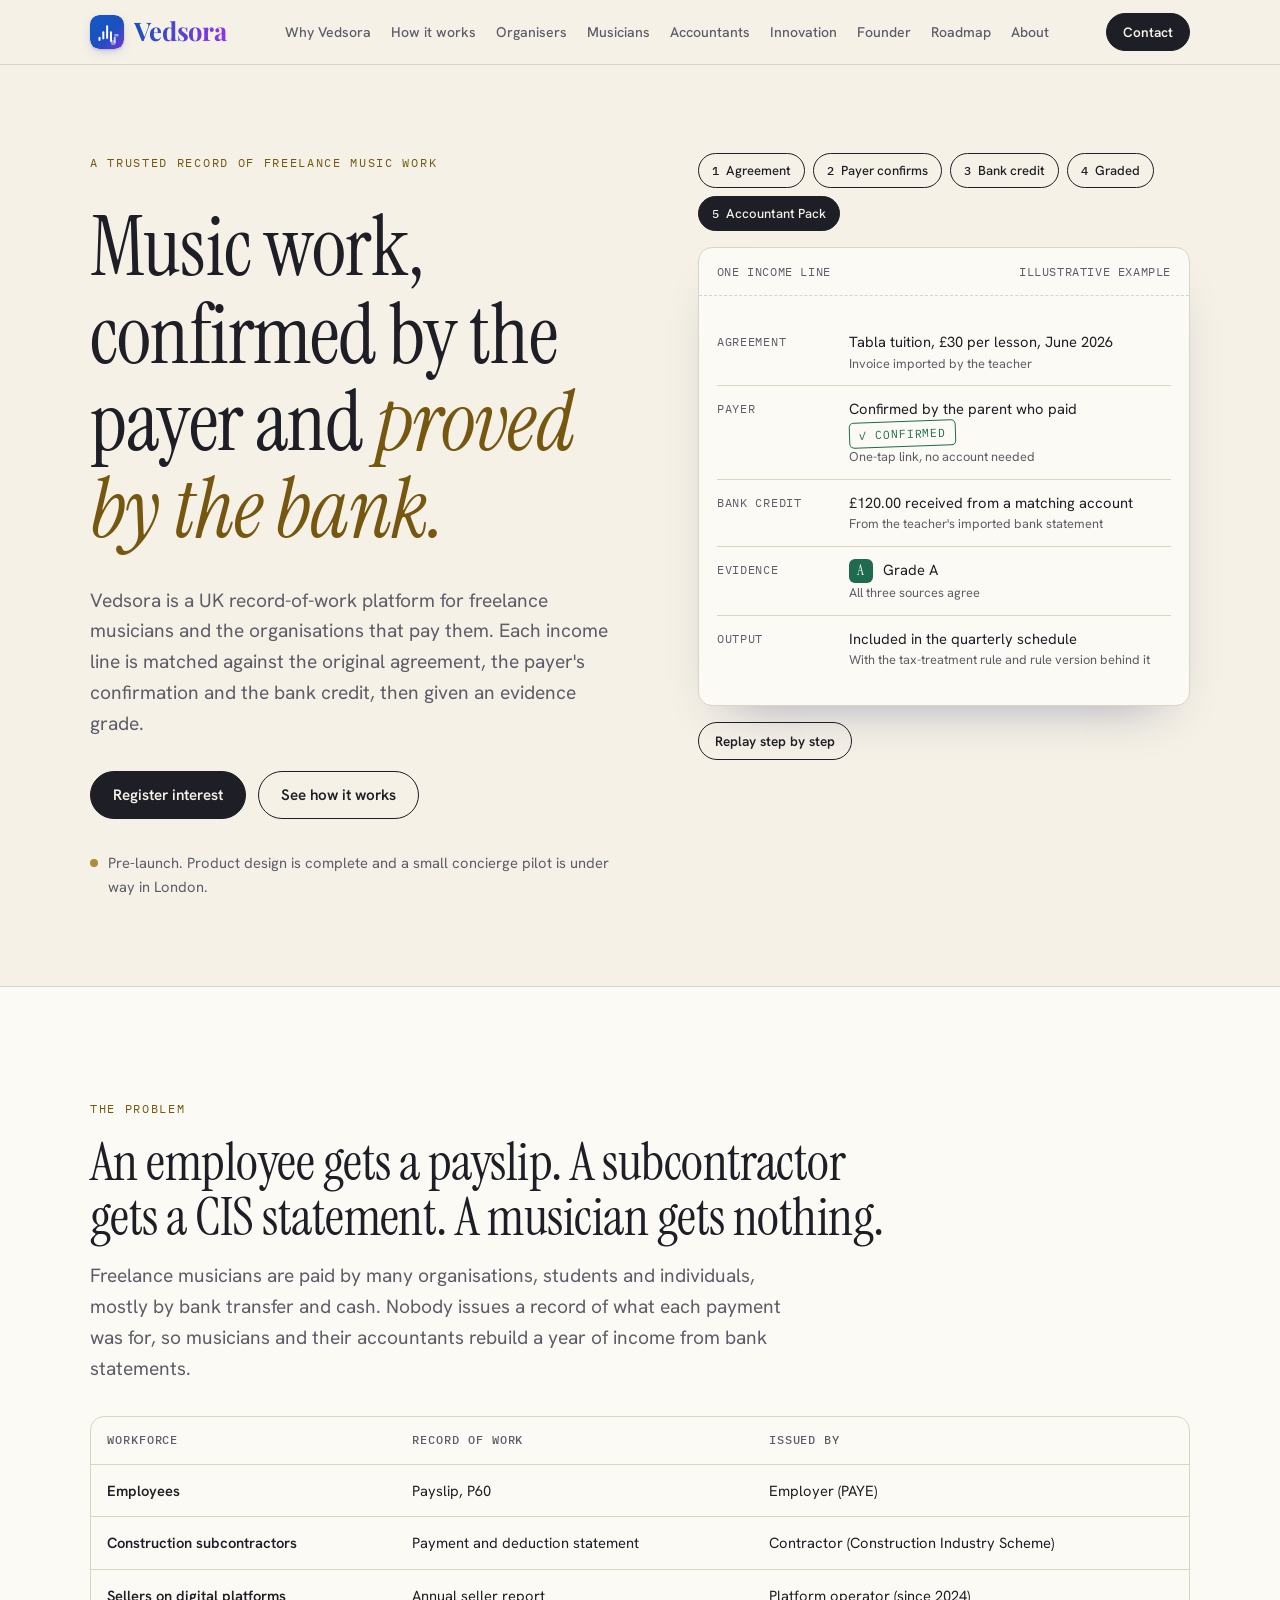
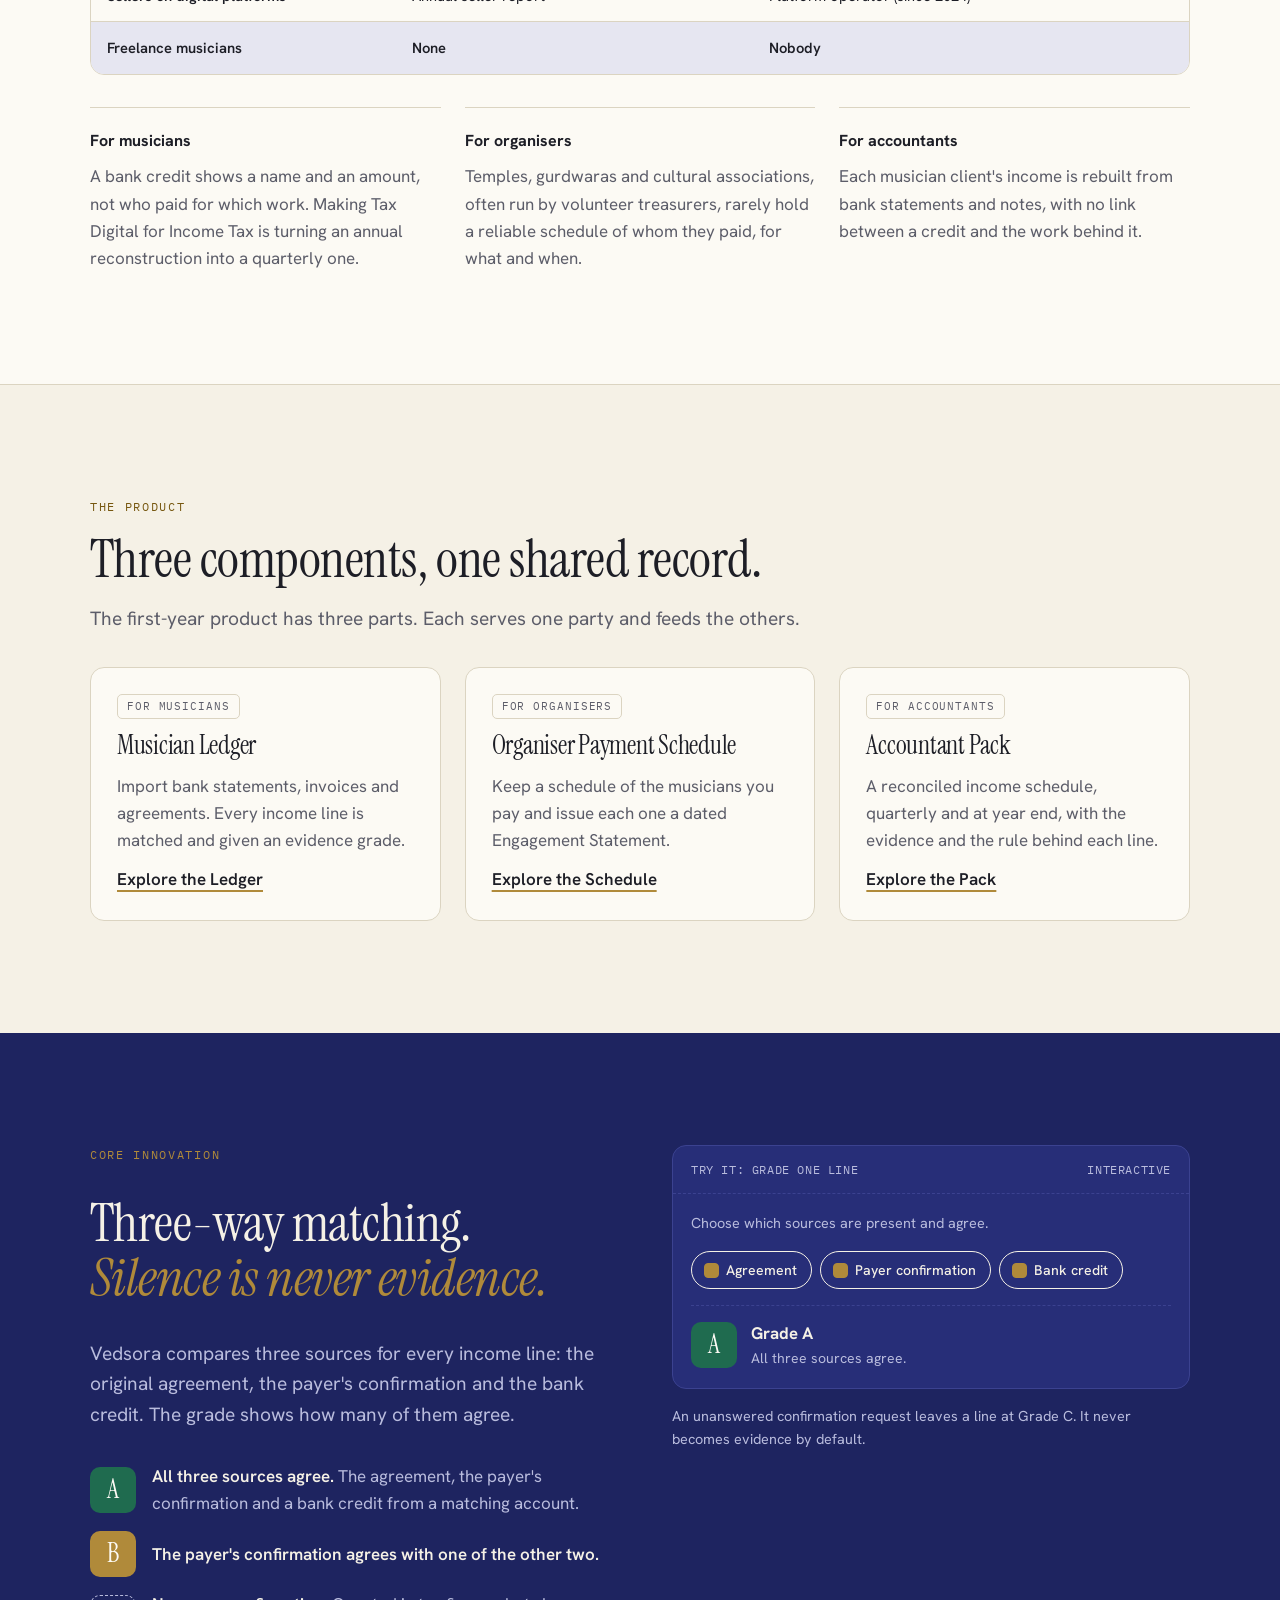
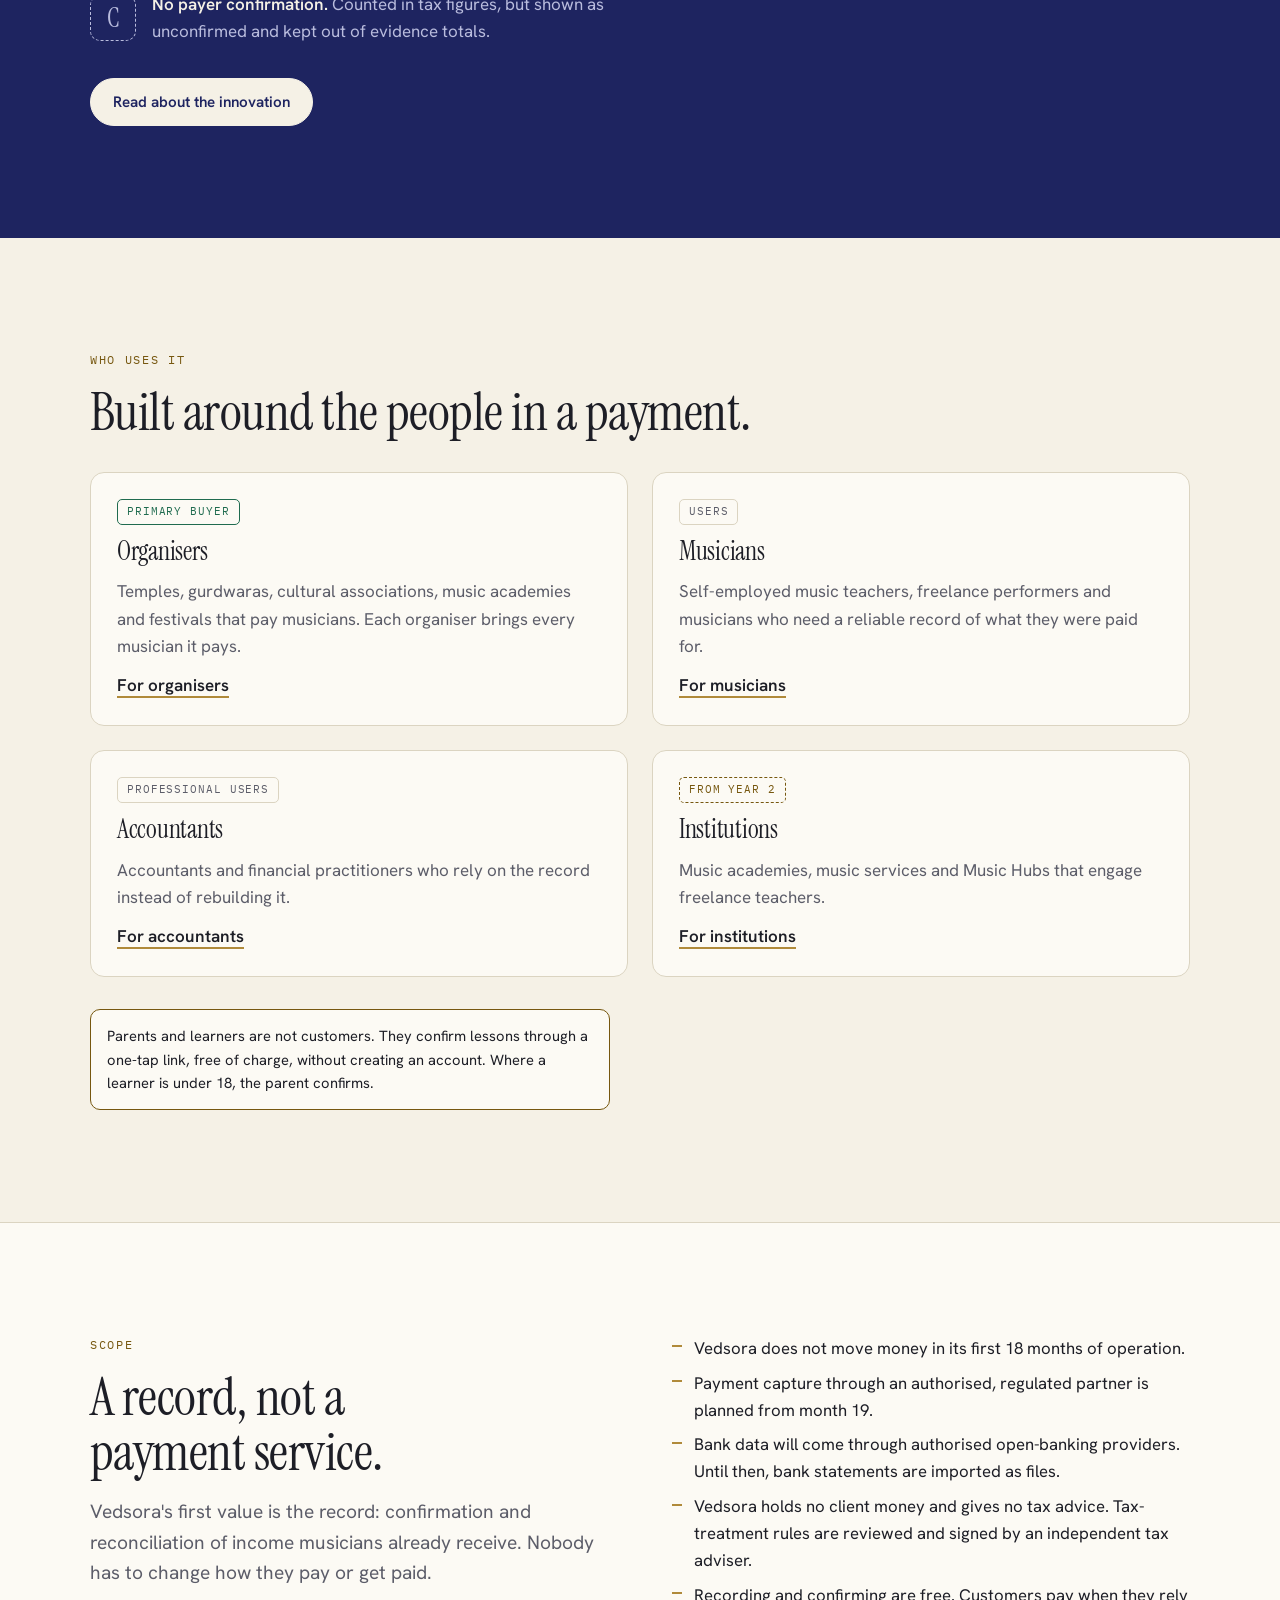
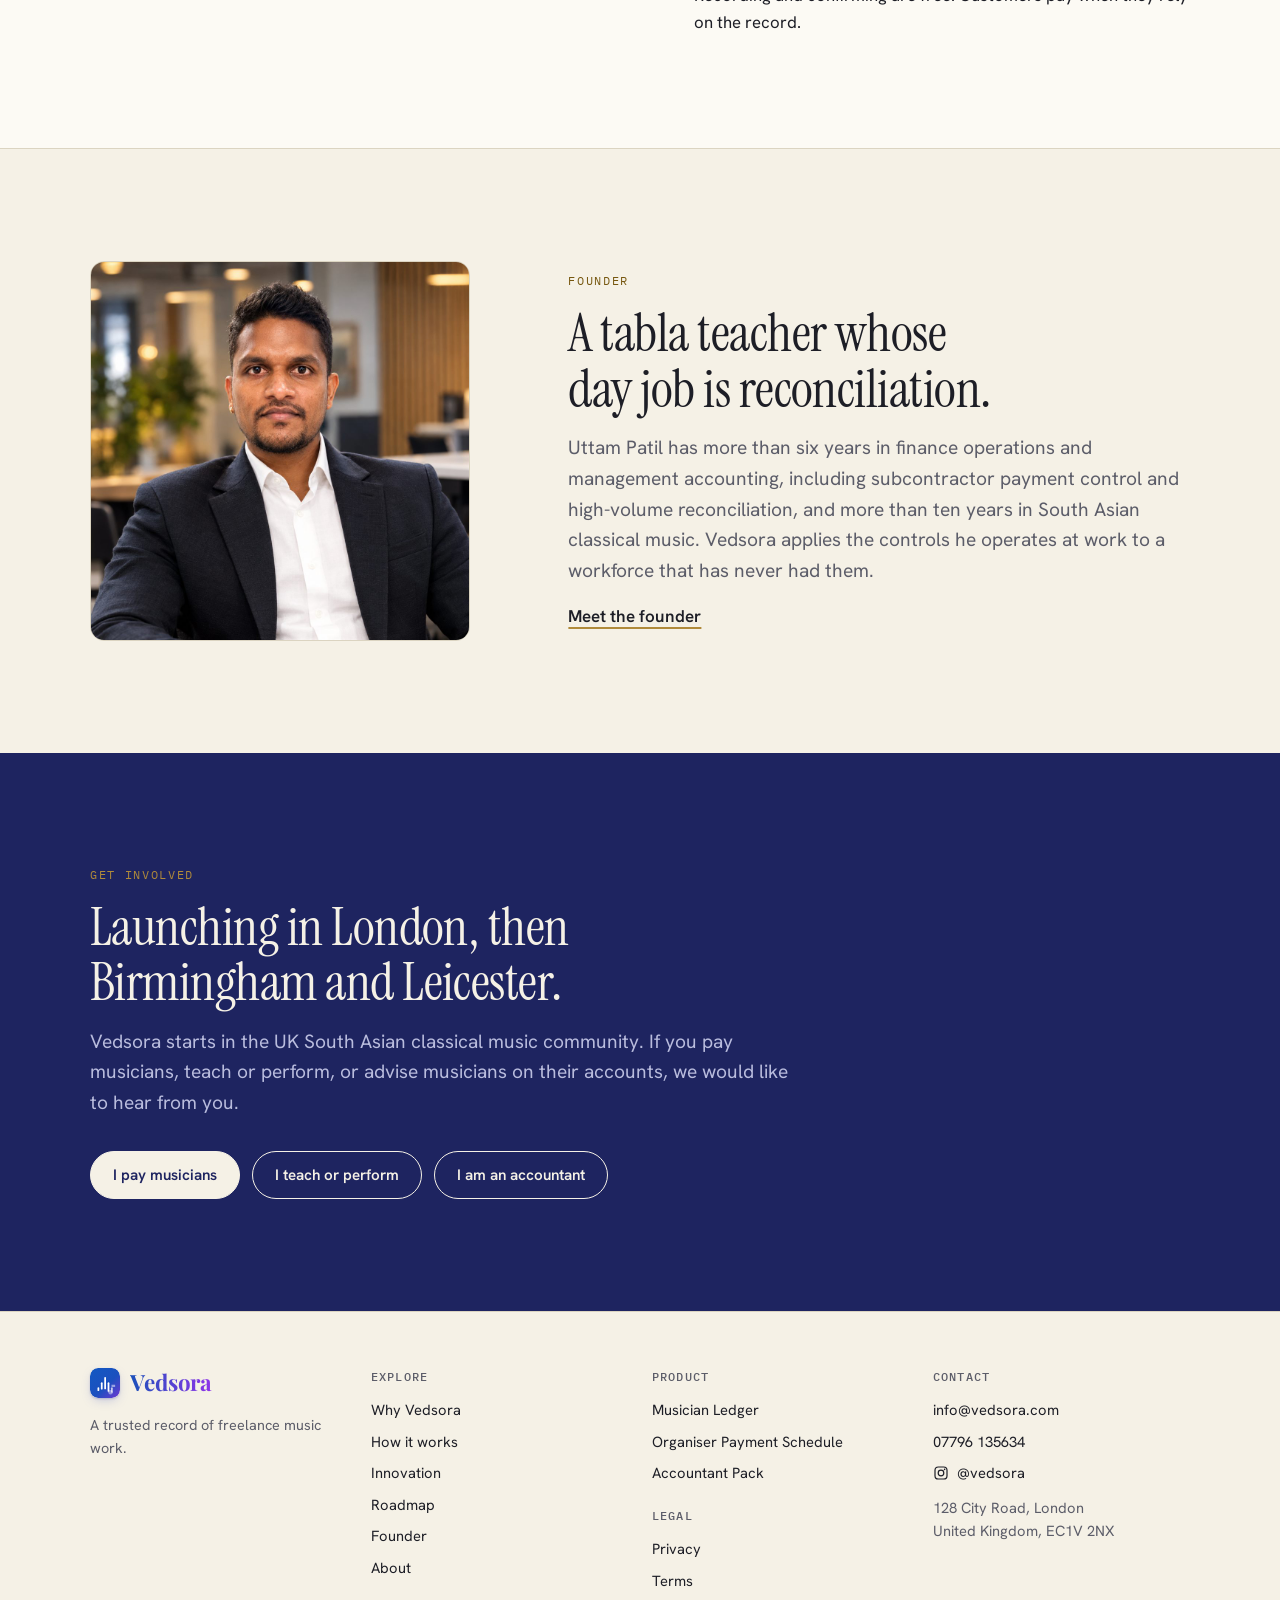
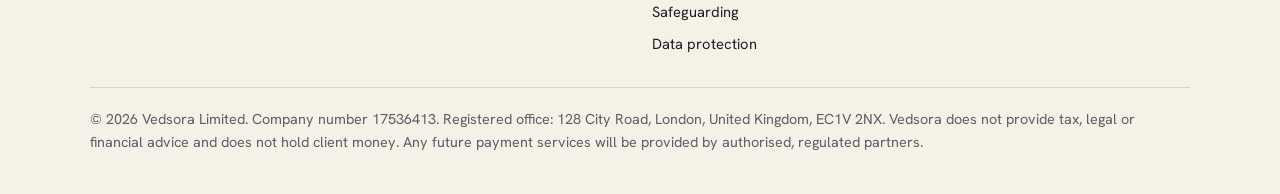
<file: index.html>
<!DOCTYPE html>
<html lang="en-GB">
<head>
<meta charset="utf-8">
<meta name="viewport" content="width=device-width, initial-scale=1">
<title>Vedsora | A trusted record of freelance music work</title>
<meta name="description" content="Vedsora is a UK record-of-work platform for freelance musicians and the organisations that pay them. Each income line is matched against the agreement, the payer's confirmation and the bank credit, then given an evidence grade.">
<link rel="canonical" href="https://www.vedsora.com/">
<meta name="theme-color" content="#1E2460">
<link rel="icon" href="assets/favicon.svg" type="image/svg+xml">
<link rel="apple-touch-icon" href="assets/apple-touch-icon.png">
<meta property="og:type" content="website">
<meta property="og:site_name" content="Vedsora">
<meta property="og:locale" content="en_GB">
<meta property="og:url" content="https://www.vedsora.com/">
<meta property="og:title" content="Vedsora | A trusted record of freelance music work">
<meta property="og:description" content="A payer-confirmed, bank-reconciled record of freelance music work, for musicians, the organisations that pay them and their accountants.">
<meta property="og:image" content="https://www.vedsora.com/assets/og-image.png">
<meta property="og:image:width" content="1200">
<meta property="og:image:height" content="630">
<meta property="og:image:alt" content="Vedsora: a trusted record of freelance music work">
<meta name="twitter:card" content="summary_large_image">
<meta name="twitter:title" content="Vedsora | A trusted record of freelance music work">
<meta name="twitter:description" content="A payer-confirmed, bank-reconciled record of freelance music work.">
<meta name="twitter:image" content="https://www.vedsora.com/assets/og-image.png">
<script type="application/ld+json">
{
  "@context": "https://schema.org",
  "@type": "Organization",
  "name": "Vedsora",
  "legalName": "Vedsora Limited",
  "url": "https://www.vedsora.com/",
  "logo": "https://www.vedsora.com/assets/logo-512.png",
  "description": "A UK record-of-work platform for freelance musicians and the organisations that pay them.",
  "email": "info@vedsora.com",
  "telephone": "+44 7796 135634",
  "identifier": {"@type": "PropertyValue", "propertyID": "UK Companies House company number", "value": "17536413"},
  "address": {"@type": "PostalAddress", "streetAddress": "128 City Road", "addressLocality": "London", "postalCode": "EC1V 2NX", "addressCountry": "GB"},
  "founder": {"@type": "Person", "name": "Uttam Patil", "jobTitle": "Founder and Chief Executive Officer"},
  "areaServed": "GB",
  "contactPoint": {"@type": "ContactPoint", "contactType": "general enquiries", "email": "info@vedsora.com", "telephone": "+44 7796 135634", "areaServed": "GB", "availableLanguage": "en-GB"}
}
</script>
<link rel="preconnect" href="https://fonts.googleapis.com">
<link rel="preconnect" href="https://fonts.gstatic.com" crossorigin>
<link rel="stylesheet" href="https://fonts.googleapis.com/css2?family=Instrument+Serif:ital@0;1&family=Hanken+Grotesk:wght@400;500;600;700&family=IBM+Plex+Mono:wght@400;500&display=swap">
<link rel="stylesheet" href="https://fonts.googleapis.com/css2?family=Playfair+Display:wght@700&amp;text=Vedsora&amp;display=swap">
<link rel="stylesheet" href="styles.css">
</head>
<body>
<a class="skip" href="#main">Skip to content</a>
<header class="hdr"><div class="wrap"><div class="hdr-in">
<a class="logo" href="#home" aria-label="Vedsora home"><img class="logo-mark" src="assets/logo-mark.svg" alt="" width="34" height="34"><span class="wordmark">Vedsora</span></a>
<nav class="nav" aria-label="Main"><a href="#why">Why Vedsora</a><a href="#how">How it works</a><a href="#organisations">Organisers</a><a href="#musicians">Musicians</a><a href="#accountants">Accountants</a><a href="#innovation">Innovation</a><a href="#founder">Founder</a><a href="#roadmap">Roadmap</a><a href="#about">About</a></nav>
<a class="btn sm" href="#contact">Contact</a>
<button type="button" class="menu-btn" id="menu-btn" aria-expanded="false" aria-controls="mnav">Menu</button>
</div>
<nav class="mnav" id="mnav" aria-label="Main menu" hidden><a href="#home">Home</a><a href="#why">Why Vedsora</a><a href="#how">How it works</a><a href="#organisations">For organisers</a><a href="#musicians">For musicians</a><a href="#accountants">For accountants</a><a href="#innovation">Innovation</a><a href="#founder">Founder</a><a href="#roadmap">Roadmap</a><a href="#about">About</a><a href="#contact">Contact</a></nav>
</div></header>

<main id="main" tabindex="-1">

<!-- ============================== HOME ============================== -->
<div data-page="home">
<div class="page">
<section class="hero"><div class="wrap split">
  <div class="stack-l">
    <div class="eyebrow">A trusted record of freelance music work</div>
    <h1>Music work, confirmed by the payer and <em>proved by the bank.</em></h1>
    <p class="lede">Vedsora is a UK record-of-work platform for freelance musicians and the organisations that pay them. Each income line is matched against the original agreement, the payer's confirmation and the bank credit, then given an evidence grade.</p>
    <div class="btns"><a class="btn" href="#contact" data-aud="organiser">Register interest</a><a class="btn ghost" href="#how">See how it works</a></div>
    <p class="status-line"><span class="dot" aria-hidden="true"></span>Pre-launch. Product design is complete and a small concierge pilot is under way in London.</p>
  </div>
  <div class="stack" data-demo>
    <ol class="steps" aria-label="Steps in building one income line">
      <li><button type="button"><span class="n">1</span>Agreement</button></li>
      <li><button type="button"><span class="n">2</span>Payer confirms</button></li>
      <li><button type="button"><span class="n">3</span>Bank credit</button></li>
      <li><button type="button"><span class="n">4</span>Graded</button></li>
      <li><button type="button"><span class="n">5</span>Accountant Pack</button></li>
    </ol>
    <div class="rec">
      <div class="rec-top"><span>One income line</span><span>Illustrative example</span></div>
      <dl class="rec-rows">
        <div class="rec-row"><dt>Agreement</dt><dd><span class="on-c">Tabla tuition, £30 per lesson, June 2026 <span class="sub">Invoice imported by the teacher</span></span><span class="sub off-c">Waiting for: agreement</span></dd></div>
        <div class="rec-row"><dt>Payer</dt><dd><span class="on-c">Confirmed by the parent who paid <span class="stamp">✓ Confirmed</span><span class="sub">One-tap link, no account needed</span></span><span class="sub off-c">Waiting for: payer confirmation</span></dd></div>
        <div class="rec-row"><dt>Bank credit</dt><dd><span class="on-c">£120.00 received from a matching account <span class="sub">From the teacher's imported bank statement</span></span><span class="sub off-c">Waiting for: bank credit</span></dd></div>
        <div class="rec-row"><dt>Evidence</dt><dd><span class="on-c"><span class="grade a sm" aria-hidden="true">A</span> Grade A <span class="sub">All three sources agree</span></span><span class="sub off-c">Waiting for: grade</span></dd></div>
        <div class="rec-row"><dt>Output</dt><dd><span class="on-c">Included in the quarterly schedule <span class="sub">With the tax-treatment rule and rule version behind it</span></span><span class="sub off-c">Waiting for: Accountant Pack</span></dd></div>
      </dl>
    </div>
    <div><button type="button" class="btn ghost sm" data-replay>Replay step by step</button></div>
  </div>
</div></section>

<section class="paper"><div class="wrap stack-l">
  <div class="stack" style="max-width:820px">
    <div class="eyebrow">The problem</div>
    <h2>An employee gets a payslip. A subcontractor gets a CIS statement. A musician gets nothing.</h2>
    <p class="lede">Freelance musicians are paid by many organisations, students and individuals, mostly by bank transfer and cash. Nobody issues a record of what each payment was for, so musicians and their accountants rebuild a year of income from bank statements.</p>
  </div>
  <div class="tscroll"><table>
    <caption class="sr-only">Who issues a record of work in comparable UK workforces</caption>
    <thead><tr><th scope="col">Workforce</th><th scope="col">Record of work</th><th scope="col">Issued by</th></tr></thead>
    <tbody>
      <tr><th scope="row">Employees</th><td>Payslip, P60</td><td>Employer (PAYE)</td></tr>
      <tr><th scope="row">Construction subcontractors</th><td>Payment and deduction statement</td><td>Contractor (Construction Industry Scheme)</td></tr>
      <tr><th scope="row">Sellers on digital platforms</th><td>Annual seller report</td><td>Platform operator (since 2024)</td></tr>
      <tr class="hl"><th scope="row">Freelance musicians</th><td>None</td><td>Nobody</td></tr>
    </tbody>
  </table></div>
  <div class="grid g3">
    <div class="plain"><h4>For musicians</h4><p class="muted">A bank credit shows a name and an amount, not who paid for which work. Making Tax Digital for Income Tax is turning an annual reconstruction into a quarterly one.</p></div>
    <div class="plain"><h4>For organisers</h4><p class="muted">Temples, gurdwaras and cultural associations, often run by volunteer treasurers, rarely hold a reliable schedule of whom they paid, for what and when.</p></div>
    <div class="plain"><h4>For accountants</h4><p class="muted">Each musician client's income is rebuilt from bank statements and notes, with no link between a credit and the work behind it.</p></div>
  </div>
</div></section>

<section><div class="wrap stack-l">
  <div class="stack" style="max-width:820px">
    <div class="eyebrow">The product</div>
    <h2>Three components, one shared record.</h2>
    <p class="lede">The first-year product has three parts. Each serves one party and feeds the others.</p>
  </div>
  <div class="grid g3">
    <a class="card link-card" href="#musicians"><span class="tag">For musicians</span><h3>Musician Ledger</h3><p class="muted">Import bank statements, invoices and agreements. Every income line is matched and given an evidence grade.</p><span class="tlink">Explore the Ledger</span></a>
    <a class="card link-card" href="#organisations"><span class="tag">For organisers</span><h3>Organiser Payment Schedule</h3><p class="muted">Keep a schedule of the musicians you pay and issue each one a dated Engagement Statement.</p><span class="tlink">Explore the Schedule</span></a>
    <a class="card link-card" href="#accountants"><span class="tag">For accountants</span><h3>Accountant Pack</h3><p class="muted">A reconciled income schedule, quarterly and at year end, with the evidence and the rule behind each line.</p><span class="tlink">Explore the Pack</span></a>
  </div>
</div></section>

<section class="band"><div class="wrap split even">
  <div class="stack-l">
    <div class="eyebrow">Core innovation</div>
    <h2>Three-way matching. <em>Silence is never evidence.</em></h2>
    <p class="lede">Vedsora compares three sources for every income line: the original agreement, the payer's confirmation and the bank credit. The grade shows how many of them agree.</p>
    <dl class="grades">
      <div><dt><span class="grade a">A</span></dt><dd><b>All three sources agree.</b> The agreement, the payer's confirmation and a bank credit from a matching account.</dd></div>
      <div><dt><span class="grade b">B</span></dt><dd><b>The payer's confirmation agrees with one of the other two.</b></dd></div>
      <div><dt><span class="grade c">C</span></dt><dd><b>No payer confirmation.</b> Counted in tax figures, but shown as unconfirmed and kept out of evidence totals.</dd></div>
    </dl>
    <div><a class="btn" href="#innovation">Read about the innovation</a></div>
  </div>
  <div class="stack" data-grader>
    <div class="rec">
      <div class="rec-top"><span>Try it: grade one line</span><span>Interactive</span></div>
      <div class="grader-body">
        <p class="small muted">Choose which sources are present and agree.</p>
        <div class="srcs" role="group" aria-label="Sources">
          <button type="button" aria-pressed="true" data-src="agreement">Agreement</button>
          <button type="button" aria-pressed="true" data-src="confirmation">Payer confirmation</button>
          <button type="button" aria-pressed="true" data-src="bank">Bank credit</button>
        </div>
        <div class="grader-out" aria-live="polite"><span class="grade a" data-g-badge>A</span><div><b data-g-title>Grade A</b><span class="sub" data-g-text>All three sources agree.</span></div></div>
      </div>
    </div>
    <p class="small muted">An unanswered confirmation request leaves a line at Grade C. It never becomes evidence by default.</p>
  </div>
</div></section>

<section><div class="wrap stack-l">
  <div class="stack" style="max-width:820px">
    <div class="eyebrow">Who uses it</div>
    <h2>Built around the people in a payment.</h2>
  </div>
  <div class="grid g2">
    <div class="card"><span class="tag exist">Primary buyer</span><h3>Organisers</h3><p class="muted">Temples, gurdwaras, cultural associations, music academies and festivals that pay musicians. Each organiser brings every musician it pays.</p><a class="tlink" href="#organisations">For organisers</a></div>
    <div class="card"><span class="tag">Users</span><h3>Musicians</h3><p class="muted">Self-employed music teachers, freelance performers and musicians who need a reliable record of what they were paid for.</p><a class="tlink" href="#musicians">For musicians</a></div>
    <div class="card"><span class="tag">Professional users</span><h3>Accountants</h3><p class="muted">Accountants and financial practitioners who rely on the record instead of rebuilding it.</p><a class="tlink" href="#accountants">For accountants</a></div>
    <div class="card"><span class="tag plan">From Year 2</span><h3>Institutions</h3><p class="muted">Music academies, music services and Music Hubs that engage freelance teachers.</p><a class="tlink" href="#organisations">For institutions</a></div>
  </div>
  <p class="notice">Parents and learners are not customers. They confirm lessons through a one-tap link, free of charge, without creating an account. Where a learner is under 18, the parent confirms.</p>
</div></section>

<section class="paper"><div class="wrap split even">
  <div class="stack">
    <div class="eyebrow">Scope</div>
    <h2>A record, not a payment service.</h2>
    <p class="lede">Vedsora's first value is the record: confirmation and reconciliation of income musicians already receive. Nobody has to change how they pay or get paid.</p>
  </div>
  <ul class="ticks lg">
    <li>Vedsora does not move money in its first 18 months of operation.</li>
    <li>Payment capture through an authorised, regulated partner is planned from month 19.</li>
    <li>Bank data will come through authorised open-banking providers. Until then, bank statements are imported as files.</li>
    <li>Vedsora holds no client money and gives no tax advice. Tax-treatment rules are reviewed and signed by an independent tax adviser.</li>
    <li>Recording and confirming are free. Customers pay when they rely on the record.</li>
  </ul>
</div></section>

<section><div class="wrap split narrow" style="align-items:center">
  <img class="fphoto" src="assets/founder.jpg" alt="Portrait of Uttam Patil, founder and chief executive of Vedsora" width="380" height="380" loading="lazy">
  <div class="stack">
    <div class="eyebrow">Founder</div>
    <h2>A tabla teacher whose day job is reconciliation.</h2>
    <p class="lede">Uttam Patil has more than six years in finance operations and management accounting, including subcontractor payment control and high-volume reconciliation, and more than ten years in South Asian classical music. Vedsora applies the controls he operates at work to a workforce that has never had them.</p>
    <div><a class="tlink" href="#founder">Meet the founder</a></div>
  </div>
</div></section>

<section class="band cta"><div class="wrap stack-l">
  <div class="stack" style="max-width:780px">
    <div class="eyebrow">Get involved</div>
    <h2>Launching in London, then Birmingham and Leicester.</h2>
    <p class="lede">Vedsora starts in the UK South Asian classical music community. If you pay musicians, teach or perform, or advise musicians on their accounts, we would like to hear from you.</p>
  </div>
  <div class="btns"><a class="btn" href="#contact" data-aud="organiser">I pay musicians</a><a class="btn ghost" href="#contact" data-aud="musician">I teach or perform</a><a class="btn ghost" href="#contact" data-aud="accountant">I am an accountant</a></div>
</div></section>
</div>
</div>

<!-- ============================== WHY ============================== -->
<div data-page="why" hidden>
<div class="page">
<section class="hero"><div class="wrap stack-l" style="max-width:900px">
  <div class="eyebrow">Why Vedsora</div>
  <h1>The record has to start <em>with the payer.</em></h1>
  <p class="lede">The facts that matter (who paid, for what work, on what date, under what agreement) exist when the work is agreed. They are lost by the time the money reaches a bank account. Better bank categorisation cannot recover them.</p>
</div></section>

<section class="paper"><div class="wrap stack-l">
  <div class="stack" style="max-width:820px"><div class="eyebrow">How work is recorded today</div><h2>Every party loses something.</h2></div>
  <div class="tscroll"><table class="plain-last">
    <caption class="sr-only">Current workflow by party</caption>
    <thead><tr><th scope="col">Party</th><th scope="col">How the work is recorded today</th><th scope="col">What is lost</th></tr></thead>
    <tbody>
      <tr><th scope="row">Teacher or performer</th><td>Agreement by message or in person; payment by transfer or cash; a diary or spreadsheet; an accountant once a year</td><td>What each credit was for, who confirmed it, and any record of cash</td></tr>
      <tr><th scope="row">Organiser</th><td>Cash book or spreadsheet kept by a volunteer treasurer; rarely a written contract</td><td>A reliable schedule of whom it paid, for what and when</td></tr>
      <tr><th scope="row">Accountant</th><td>Rebuilds a year of income from bank statements and the client's notes</td><td>The link between each credit and the work behind it</td></tr>
      <tr><th scope="row">Institution</th><td>Spreadsheets of freelance teachers; checks repeated for each engagement</td><td>A shared, current record of who teaches and what they were paid</td></tr>
    </tbody>
  </table></div>
  <p class="small muted">The launch community's working practices are based on founder observation and will be tested in interviews during the validation programme.</p>
</div></section>

<section><div class="wrap stack-l">
  <div class="stack" style="max-width:820px"><div class="eyebrow">Why now</div><h2>Quarterly digital reporting is arriving on fixed dates.</h2>
  <p class="lede">Making Tax Digital for Income Tax applies to sole traders and landlords according to their qualifying income, which combines all self-employment and property income.</p></div>
  <div class="thr"><div><b>£50,000</b><span class="small muted">from April 2026</span></div><div><b>£30,000</b><span class="small muted">from April 2027</span></div><div><b>£20,000</b><span class="small muted">from April 2028</span></div></div>
  <p class="small muted">Qualifying income thresholds for Making Tax Digital for Income Tax. Check current HMRC guidance for how they apply to you.</p>
  <div class="grid g3">
    <div class="plain"><h4>A low-income, fragmented workforce</h4><p class="muted">The Musicians' Census found average annual income from music of £20,700, with 43% earning under £14,000 from music and a typical musician holding three to four roles (Musicians' Union and Help Musicians, 2023).</p></div>
    <div class="plain"><h4>Payer-side records are becoming normal</h4><p class="muted">The Construction Industry Scheme and, since 2024, the Reporting Rules for Digital Platforms show that a payer can be expected to issue a record of income.</p></div>
    <div class="plain"><h4>Bank data with consent</h4><p class="muted">Regulated open-banking providers can supply bank data with the account holder's consent, so a payer's statement can in future be matched to a bank credit automatically.</p></div>
  </div>
</div></section>

<section class="paper"><div class="wrap stack-l">
  <div class="stack" style="max-width:820px"><div class="eyebrow">The market gap</div><h2>Existing tools each hold one side of the payment.</h2>
  <p class="lede">Accounting, studio-management and booking tools do parts of the job well. None combines a record issued by the payer with reconciliation against the musician's own bank account.</p></div>
  <div class="tscroll"><table>
    <caption class="sr-only">Capability comparison by category of tool</caption>
    <thead><tr><th scope="col">Capability</th><th scope="col">Accounting and MTD software</th><th scope="col">Studio management</th><th scope="col">Venue and event booking</th><th scope="col">Vedsora (planned)</th></tr></thead>
    <tbody>
      <tr><th scope="row">Record issued by the payer</th><td class="no">No</td><td class="no">No</td><td>Own bookings only</td><td>Yes</td></tr>
      <tr><th scope="row">Reconciled to the musician's bank</th><td>Bank only</td><td class="no">No</td><td class="no">No</td><td>Yes</td></tr>
      <tr><th scope="row">Evidence grade per income line</th><td class="no">No</td><td class="no">No</td><td class="no">No</td><td>Yes</td></tr>
      <tr><th scope="row">Covers all of a musician's payers</th><td>Yes</td><td>Teaching only</td><td>Performing only</td><td>Yes</td></tr>
      <tr><th scope="row">Quarterly HMRC submission</th><td>Yes</td><td class="no">No</td><td class="no">No</td><td>Via a partner, later</td></tr>
    </tbody>
  </table></div>
  <p class="small muted">A general description of each category, not of any single product. Vedsora does not claim to be first in any category, and it is designed to feed accounting software rather than replace it.</p>
</div></section>

<section class="band"><div class="wrap stack-l" style="max-width:900px">
  <div class="eyebrow">Positioning</div>
  <p class="quote">Studio software records what a teacher scheduled. Booking platforms record what was booked on their platform. Accounting software records what the bank received. <em>Vedsora records what the payer confirms happened, proves it against the bank and shows how it was treated for tax, across every payer a musician has.</em></p>
</div></section>

<section><div class="wrap split even">
  <div class="stack"><div class="eyebrow">Where we start</div><h2>UK South Asian classical music.</h2>
  <p class="lede">A focused launch community where a small number of organisers each pay many musicians, so one organiser relationship reaches many providers.</p>
  <div class="chips static" aria-label="Traditions"><span>Tabla</span><span>Sitar</span><span>Harmonium</span><span>Sarangi</span><span>Santoor</span><span>Vocal</span><span>Carnatic instruments</span></div></div>
  <div class="stack">
    <div class="plain"><h4>Density of payers</h4><p class="muted">Temples, gurdwaras, cultural associations, academies and festivals each pay many musicians.</p></div>
    <div class="plain"><h4>Founder access</h4><p class="muted">The founder teaches and performs in this community and can recruit the first teachers and organisers personally.</p></div>
    <div class="plain"><h4>Fast validation</h4><p class="muted">Every part of the mechanism can be tested with real payers within weeks, because organisers and teachers already know each other.</p></div>
    <div class="plain"><h4>Built to extend</h4><p class="muted">The matching engine is sector-neutral. Wider UK instrumental teaching, and later other freelance workforces, are future opportunities, not the launch scope.</p></div>
  </div>
</div></section>
</div>
</div>

<!-- ============================== HOW ============================== -->
<div data-page="how" hidden>
<div class="page">
<section class="hero"><div class="wrap stack-l" style="max-width:900px">
  <div class="eyebrow">How it works</div>
  <h1>Three inputs, one match, <em>a graded record.</em></h1>
  <p class="lede">Organiser statements, the musician's own imports and confirmations from past payers all reach the musician's Ledger. The matching engine compares the sources for each line and assigns a grade. Lines that cannot be reconciled go to a review queue.</p>
</div></section>

<section class="paper"><div class="wrap stack-l">
  <div class="eyebrow">The workflow</div>
  <div class="flow" role="img" aria-label="Diagram: organiser statements, musician imports and payer confirmations feed the matching engine, which grades each line and produces the musician's ledger, the accountant pack and, from Year 2, institutional records.">
    <div class="flow-col">
      <div class="flow-h">Inputs</div>
      <div class="flow-box"><b>Organiser</b><span>Payment schedule and Engagement Statements</span></div>
      <div class="flow-box"><b>Musician</b><span>Bank statements, invoices and agreements</span></div>
      <div class="flow-box"><b>Past payers</b><span>Confirm, dispute or decline by one-tap link</span></div>
    </div>
    <div class="flow-arr" aria-hidden="true">→</div>
    <div class="flow-col">
      <div class="flow-h">Matching engine</div>
      <div class="flow-box core"><b>Three-way match</b><span>1 Agreement · 2 Payer confirmation · 3 Bank credit</span><span class="gr-row"><span class="grade a sm">A</span><span class="grade b sm">B</span><span class="grade c sm">C</span></span></div>
      <div class="flow-box"><b>Rules registry</b><span>Tax-treatment flag and rule version, signed by an independent adviser</span></div>
      <div class="flow-box dashed"><b>Review queue</b><span>Unreconciled lines and payer-independence checks</span></div>
    </div>
    <div class="flow-arr" aria-hidden="true">→</div>
    <div class="flow-col">
      <div class="flow-h">Outputs</div>
      <div class="flow-box"><b>Musician</b><span>Graded ledger and statements from payers</span></div>
      <div class="flow-box"><b>Accountant</b><span>Reconciled pack with the rule and evidence per line</span></div>
      <div class="flow-box dashed"><b>Institution (Year 2)</b><span>Roster of engaged freelance teachers</span></div>
    </div>
  </div>
</div></section>

<section><div class="wrap stack-l">
  <div class="stack" style="max-width:820px"><div class="eyebrow">Step by step</div><h2>How each party takes part.</h2></div>
  <div class="grid g3">
    <div class="card"><span class="tag">Organiser</span><h3>Keep the schedule, issue the statement</h3><ol class="nums"><li>A treasurer creates an organisation profile with its charity or company number and an authorised signatory.</li><li>They upload last year's payments as a spreadsheet, or add musicians as they are booked.</li><li>Vedsora issues each musician a dated Engagement Statement and produces the organiser's year-end schedule.</li></ol></div>
    <div class="card"><span class="tag">Musician</span><h3>Import, check, send</h3><ol class="nums"><li>A teacher or performer imports 12 months of bank statements as a CSV file, or lists students and engagements.</li><li>Vedsora proposes a payer and income type for each credit. The musician confirms or corrects every proposal before anything is sent.</li><li>Confirmation requests go to past payers in the musician's name. The musician sees a graded ledger.</li></ol></div>
    <div class="card"><span class="tag">Payer</span><h3>One tap, no account</h3><ol class="nums"><li>A parent, student or organiser receives a link stating exactly what is being asked.</li><li>They confirm, dispute or decline. No account is needed.</li><li>An unanswered request leaves the line at Grade C. Where a learner is under 18, the parent confirms.</li></ol></div>
  </div>
  <div class="ask">
    <div class="rec-top"><span>Example confirmation request</span><span>Illustrative</span></div>
    <div class="ask-body"><p class="ask-q">“Did you pay this teacher £30 per lesson for tabla tuition from January to July 2026?”</p>
    <div class="ask-btns" aria-hidden="true"><span>Confirm</span><span>Dispute</span><span>Decline</span></div></div>
  </div>
</div></section>

<section class="band"><div class="wrap split even">
  <div class="stack-l">
    <div class="eyebrow">One line, from agreement to pack</div>
    <h2>Watch a line become evidence.</h2>
    <p class="lede">Step through a single income line to see how each part is filled in, and by whom.</p>
  </div>
  <div class="stack" data-demo>
    <ol class="steps" aria-label="Steps in building one income line">
      <li><button type="button"><span class="n">1</span>Agreement</button></li>
      <li><button type="button"><span class="n">2</span>Payer confirms</button></li>
      <li><button type="button"><span class="n">3</span>Bank credit</button></li>
      <li><button type="button"><span class="n">4</span>Graded</button></li>
      <li><button type="button"><span class="n">5</span>Accountant Pack</button></li>
    </ol>
    <div class="rec">
      <div class="rec-top"><span>One income line</span><span>Illustrative example</span></div>
      <dl class="rec-rows">
        <div class="rec-row"><dt>Agreement</dt><dd><span class="on-c">Festival performance fee, £250 <span class="sub">Organiser's payment schedule</span></span><span class="sub off-c">Waiting for: agreement</span></dd></div>
        <div class="rec-row"><dt>Payer</dt><dd><span class="on-c">Engagement Statement issued by the organiser <span class="stamp">✓ Confirmed</span><span class="sub">Organiser identified by charity number</span></span><span class="sub off-c">Waiting for: payer confirmation</span></dd></div>
        <div class="rec-row"><dt>Bank credit</dt><dd><span class="on-c">£250.00 received from the organiser's account <span class="sub">From the performer's imported bank statement</span></span><span class="sub off-c">Waiting for: bank credit</span></dd></div>
        <div class="rec-row"><dt>Evidence</dt><dd><span class="on-c"><span class="grade a sm" aria-hidden="true">A</span> Grade A <span class="sub">All three sources agree</span></span><span class="sub off-c">Waiting for: grade</span></dd></div>
        <div class="rec-row"><dt>Output</dt><dd><span class="on-c">Included in the year-end schedule <span class="sub">Treatment flag and rule version attached</span></span><span class="sub off-c">Waiting for: Accountant Pack</span></dd></div>
      </dl>
    </div>
    <div><button type="button" class="btn ghost sm" data-replay>Replay step by step</button></div>
  </div>
</div></section>

<section><div class="wrap stack-l">
  <div class="stack" style="max-width:820px"><div class="eyebrow">Design principles</div><h2>Explainable line by line.</h2></div>
  <div class="grid g4">
    <div class="plain"><h4>Deterministic rules</h4><p class="muted">Every grade and treatment flag can be traced to its inputs and the rule version that produced it.</p></div>
    <div class="plain"><h4>AI only assists</h4><p class="muted">AI only helps extract dates, amounts and names from documents and suggest payers. The musician confirms every suggestion. No model assigns a grade.</p></div>
    <div class="plain"><h4>Nothing overwritten</h4><p class="muted">Changes are recorded as new events. When a rule changes, affected lines are flagged, not rewritten.</p></div>
    <div class="plain"><h4>Portable by right</h4><p class="muted">The musician owns the record and can export it at any time. It is never sold.</p></div>
  </div>
  <div class="notice"><b>Pilot first.</b> During the first months, Vedsora runs on pilot tooling: spreadsheet import, form-based confirmation links and manually issued statements. The first software release replaces it. Automatic bank matching through open banking is planned for a later stage.</div>
</div></section>
</div>
</div>

<!-- ============================== ORGANISERS ============================== -->
<div data-page="organisations" hidden>
<div class="page">
<section class="hero"><div class="wrap split">
  <div class="stack-l">
    <div class="eyebrow">For organisers · Organiser Payment Schedule</div>
    <h1>Every musician paid, <em>every payment recorded.</em></h1>
    <p class="lede">For temples, gurdwaras, cultural associations, music academies and festivals that pay musicians. Keep one schedule of whom you paid, for what and when, with nothing to rebuild at year end.</p>
    <div class="btns"><a class="btn" href="#contact" data-aud="organiser">Talk to us about your next event</a><a class="btn ghost" href="#how">How it works</a></div>
  </div>
  <div class="rec">
    <div class="rec-top"><span>Engagement Statement</span><span>Illustrative example</span></div>
    <dl class="rec-rows">
      <div class="rec-row"><dt>Issued by</dt><dd>Community cultural association <span class="sub">Charity number and authorised signatory on file</span></dd></div>
      <div class="rec-row"><dt>Issued to</dt><dd>Freelance tabla performer</dd></div>
      <div class="rec-row"><dt>Work</dt><dd>Accompaniment, festival evening concert <span class="sub">Dated engagement</span></dd></div>
      <div class="rec-row"><dt>Paid</dt><dd>£250.00 by bank transfer</dd></div>
      <div class="rec-row"><dt>Status</dt><dd><span class="stamp">✓ Issued</span></dd></div>
    </dl>
  </div>
</div></section>

<section class="paper"><div class="wrap split even">
  <div class="stack"><div class="eyebrow">What it does</div><h2>Your own record first.</h2><p class="lede">Organisers get a payment record they need anyway. The musicians they pay get a statement from the party that paid them.</p></div>
  <ul class="ticks lg">
    <li>Create an organisation profile with your charity or company number.</li>
    <li>Maintain a payment schedule for the musicians you engage.</li>
    <li>Upload an existing payment spreadsheet instead of starting from scratch.</li>
    <li>Record payments made to musicians.</li>
    <li>Issue each musician a dated Engagement Statement.</li>
    <li>Keep an organised year-end payment record for trustees, funders and your accounts.</li>
  </ul>
</div></section>

<section><div class="wrap stack-l">
  <div class="stack" style="max-width:820px"><div class="eyebrow">Why organisers</div><h2>One relationship reaches every musician you pay.</h2></div>
  <div class="grid g3">
    <div class="plain"><h4>No change to how you pay</h4><p class="muted">You keep paying by bank transfer as you do today. Vedsora does not handle the money.</p></div>
    <div class="plain"><h4>Fewer disputes</h4><p class="muted">Fees and dates sit in one shared record that you and the musician can both see.</p></div>
    <div class="plain"><h4>Year end, already done</h4><p class="muted">Your schedule is produced from the payments you already record.</p></div>
  </div>
  <p class="small muted">An Engagement Statement is a voluntary commercial record, not a statutory document. HMRC, accountants and other third parties are not bound to accept it, or its grade, as evidence.</p>
</div></section>

<section class="band"><div class="wrap split even">
  <div class="stack"><span class="tag plan">From Year 2</span><div class="eyebrow">Institutions</div><h2>Music academies, music services and Music Hubs.</h2></div>
  <div class="stack"><p class="lede">Institutions that engage freelance teachers will be able to keep a roster of those teachers with their engagement and payment history, in one shared record instead of repeated spreadsheets and checks. Institutional seats are planned from the second year, starting with a pilot cohort of teachers.</p>
  <div><a class="btn" href="#contact" data-aud="institution">Discuss a pilot cohort</a></div></div>
</div></section>
</div>
</div>

<!-- ============================== MUSICIANS ============================== -->
<div data-page="musicians" hidden>
<div class="page">
<section class="hero"><div class="wrap split">
  <div class="stack-l">
    <div class="eyebrow">For musicians · Musician Ledger</div>
    <h1>Your years of teaching and performing, <em>confirmed by the people who paid you.</em></h1>
    <p class="lede">For self-employed music teachers, freelance performers and musicians. Hold all your income in one ledger, where every line is matched against its agreement, its payer's confirmation and its bank credit.</p>
    <div class="btns"><a class="btn" href="#contact" data-aud="musician">Register interest</a><a class="btn ghost" href="#innovation">How grading works</a></div>
  </div>
  <div class="rec">
    <div class="rec-top"><span>Ledger summary</span><span>Illustrative example</span></div>
    <dl class="rec-rows">
      <div class="rec-row"><dt>Tuition</dt><dd><span class="grade a sm" aria-hidden="true">A</span> Weekly tabla lessons <span class="sub">Confirmed by the parent who paid</span></dd></div>
      <div class="rec-row"><dt>Performance</dt><dd><span class="grade a sm" aria-hidden="true">A</span> Temple festival concert <span class="sub">Engagement Statement from the organiser</span></dd></div>
      <div class="rec-row"><dt>Workshop</dt><dd><span class="grade b sm" aria-hidden="true">B</span> School workshop <span class="sub">Confirmed; agreement not yet imported</span></dd></div>
      <div class="rec-row"><dt>Private event</dt><dd><span class="grade c sm" aria-hidden="true">C</span> Cash engagement <span class="sub">Awaiting confirmation; unconfirmed</span></dd></div>
    </dl>
  </div>
</div></section>

<section class="paper"><div class="wrap split even">
  <div class="stack"><div class="eyebrow">What the Ledger does</div><h2>One graded record of all your income.</h2></div>
  <ul class="ticks lg">
    <li>Import bank statements, invoices and agreements.</li>
    <li>Organise income records from every payer in one place.</li>
    <li>Match income against agreements and payer confirmations.</li>
    <li>Reconcile bank credits to the work behind them.</li>
    <li>See an evidence grade on every income line.</li>
    <li>View your income history, with the supporting evidence and classification for each line.</li>
    <li>Export your records at any time.</li>
  </ul>
</div></section>

<section><div class="wrap stack-l">
  <div class="stack" style="max-width:820px"><div class="eyebrow">Start with your history</div><h2>A record from your first week, not after a year of use.</h2>
  <p class="lede">Import past income and ask past payers to confirm it. Each confirmation is tagged with its date and source, so the record carries history from the start.</p></div>
  <div class="grid g3">
    <div class="plain"><h4>You stay in control</h4><p class="muted">Vedsora proposes, you confirm. Nothing is sent to a payer until you approve it.</p></div>
    <div class="plain"><h4>Easy for payers</h4><p class="muted">Parents, students and organisers confirm, dispute or decline with one tap. No account needed.</p></div>
    <div class="plain"><h4>Ready for your accountant</h4><p class="muted">Your accountant can receive a reconciled Accountant Pack instead of a pile of statements.</p></div>
  </div>
</div></section>

<section class="band"><div class="wrap split even">
  <div class="stack"><div class="eyebrow">Your record, your decision</div><h2>Free to record. <em>Paid to rely.</em></h2></div>
  <div class="stack">
    <p class="lede">Recording income and confirming payments are free. Paid features, such as reconciliation tools and the Accountant Pack, will be offered through Ledger Pro. Pricing will be published after testing with musicians.</p>
    <ul class="ticks"><li>The record belongs to you and is never sold.</li><li>Data is shared only with your consent.</li><li>Vedsora gives no tax advice and does not replace your accountant.</li></ul>
  </div>
</div></section>
</div>
</div>

<!-- ============================== ACCOUNTANTS ============================== -->
<div data-page="accountants" hidden>
<div class="page">
<section class="hero"><div class="wrap split">
  <div class="stack-l">
    <div class="eyebrow">For accountants · Accountant Pack</div>
    <h1>Your musician clients, <em>with every line explained.</em></h1>
    <p class="lede">For accountants and financial practitioners working with musicians. Receive a reconciled income schedule instead of rebuilding a year of income from bank statements.</p>
    <div class="btns"><a class="btn" href="#contact" data-aud="accountant">Talk to us about the Pack</a></div>
  </div>
  <div class="rec">
    <div class="rec-top"><span>Accountant Pack · one line</span><span>Illustrative example</span></div>
    <dl class="rec-rows">
      <div class="rec-row"><dt>Line</dt><dd>Tuition income, £120.00 <span class="sub">June 2026</span></dd></div>
      <div class="rec-row"><dt>Evidence</dt><dd><span class="grade a sm" aria-hidden="true">A</span> Agreement, payer confirmation and bank credit</dd></div>
      <div class="rec-row"><dt>Treatment</dt><dd>Self-employment income: tuition <span class="sub">Flag, not advice</span></dd></div>
      <div class="rec-row"><dt>Rule</dt><dd>Rule and rule version recorded <span class="sub">With the adviser's sign-off reference</span></dd></div>
      <div class="rec-row"><dt>Audit trail</dt><dd>Every change kept as a new event</dd></div>
    </dl>
  </div>
</div></section>

<section class="paper"><div class="wrap split even">
  <div class="stack"><div class="eyebrow">What the Pack contains</div><h2>The evidence and the rule behind every line.</h2></div>
  <ul class="ticks lg">
    <li>Reconciled income schedules.</li>
    <li>Quarterly and year-end records.</li>
    <li>Supporting evidence for individual income lines.</li>
    <li>Tax-treatment classification for each line.</li>
    <li>The rule version applied, with a full audit trail.</li>
  </ul>
</div></section>

<section><div class="wrap stack-l">
  <div class="stack" style="max-width:820px"><div class="eyebrow">How it fits your practice</div><h2>Supports your work. Does not replace it.</h2></div>
  <div class="grid g3">
    <div class="plain"><h4>Feeds your tools</h4><p class="muted">The Pack is designed to export to accounting software. Vedsora does not compete on filing.</p></div>
    <div class="plain"><h4>Flags, not advice</h4><p class="muted">Treatment flags mark only the distinctions that change an outcome. Every rule version is reviewed and signed by an independent tax adviser.</p></div>
    <div class="plain"><h4>Ready for quarterly reporting</h4><p class="muted">Quarterly and year-end schedules are designed for Making Tax Digital cycles. Direct HMRC submission is planned later, through HMRC-recognised partner software.</p></div>
  </div>
</div></section>
</div>
</div>

<!-- ============================== INNOVATION ============================== -->
<div data-page="innovation" hidden>
<div class="page">
<section class="hero"><div class="wrap stack-l" style="max-width:920px">
  <div class="eyebrow">Innovation</div>
  <h1>The document employees and subcontractors already get, <em>made for music work.</em></h1>
  <p class="lede">Vedsora gives freelance music work a statement issued by the payer and proved against the bank. It is created by matching the agreement, the payer's confirmation and the bank credit, and it carries the tax-treatment rule that applies.</p>
</div></section>

<section class="band"><div class="wrap split even">
  <div class="stack-l">
    <div class="eyebrow">Three-way matching</div>
    <h2>Every income line gets an evidence grade.</h2>
    <dl class="grades">
      <div><dt><span class="grade a">A</span></dt><dd><b>All three sources agree:</b> the agreement, the payer's confirmation and a bank credit from a matching account.</dd></div>
      <div><dt><span class="grade b">B</span></dt><dd><b>The payer's confirmation agrees</b> with one of the other two sources.</dd></div>
      <div><dt><span class="grade c">C</span></dt><dd><b>There is no payer confirmation.</b> The line can be counted in tax figures, but it stays unconfirmed and is excluded from evidence totals.</dd></div>
    </dl>
  </div>
  <div class="stack" data-grader>
    <div class="rec">
      <div class="rec-top"><span>Try it: grade one line</span><span>Interactive</span></div>
      <div class="grader-body">
        <p class="small muted">Choose which sources are present and agree.</p>
        <div class="srcs" role="group" aria-label="Sources">
          <button type="button" aria-pressed="true" data-src="agreement">Agreement</button>
          <button type="button" aria-pressed="true" data-src="confirmation">Payer confirmation</button>
          <button type="button" aria-pressed="true" data-src="bank">Bank credit</button>
        </div>
        <div class="grader-out" aria-live="polite"><span class="grade a" data-g-badge>A</span><div><b data-g-title>Grade A</b><span class="sub" data-g-text>All three sources agree.</span></div></div>
      </div>
    </div>
    <p class="small muted">An unanswered confirmation request never becomes evidence by default.</p>
  </div>
</div></section>

<section><div class="wrap stack-l">
  <div class="stack" style="max-width:820px"><div class="eyebrow">Four elements</div><h2>What is new.</h2></div>
  <div class="grid g2">
    <div class="card"><span class="tag">I-1</span><h3>Three-way match and grading</h3><p class="muted">Income with a stated, checkable evidence grade instead of a self-declared figure. Accounting software sees only the bank credit; studio software sees only the booking; neither holds the payer's confirmation.</p></div>
    <div class="card"><span class="tag">I-2</span><h3>Payer-issued Engagement Statement</h3><p class="muted">The organiser, identified by charity or company number, becomes the issuer of the record, as a contractor is under the Construction Industry Scheme, without any legal duty to do so.</p></div>
    <div class="card"><span class="tag">I-3</span><h3>Retroactive confirmation</h3><p class="muted">A new user imports past income and asks past payers to confirm it through a no-account link, so the record carries history from the first week.</p></div>
    <div class="card"><span class="tag">I-4</span><h3>Classification provenance</h3><p class="muted">Each line carries the tax-treatment flag, the rule and rule version applied, and the independent adviser's sign-off reference. Rule changes flag lines rather than rewrite them.</p></div>
  </div>
</div></section>

<section class="paper"><div class="wrap split even">
  <div class="stack"><div class="eyebrow">An honest claim</div><h2>Known controls, applied where they have never reached.</h2></div>
  <div class="stack">
    <p>Three-way matching is standard in corporate payables. Payer-issued statements are standard under the Construction Industry Scheme. Neither has been applied to informal freelance creative work, where the payer is a small charity and the payee a sole trader.</p>
    <p>Vedsora does not claim to be first in any category. The mechanism is at design stage: specified, with the first-release screens designed, and now being tested in a manual pilot.</p>
    <p>The matching, grading, statements and rules are deterministic. AI only assists document extraction and payer suggestion, because evidence a third party relies on must be explainable line by line.</p>
  </div>
</div></section>

<section><div class="wrap stack-l">
  <div class="stack" style="max-width:820px"><div class="eyebrow">Built to be tested</div><h2>Thresholds are set before the results are known.</h2>
  <p class="lede">The central assumption is that payers will answer confirmation requests. It is being measured in the pilot, against pass thresholds fixed in advance. If payers do not confirm at a meaningful rate, Vedsora will not claim confirmation as the core of its innovation.</p></div>
</div></section>
</div>
</div>

<!-- ============================== FOUNDER ============================== -->
<div data-page="founder" hidden>
<div class="page">
<section class="tight"><div class="wrap split narrow" style="align-items:center">
  <img class="fphoto" src="assets/founder.jpg" alt="Portrait of Uttam Patil, founder and chief executive of Vedsora" width="380" height="380">
  <div class="stack">
    <div class="eyebrow">Founder</div>
    <h1>Uttam Patil</h1>
    <p class="lede">Founder and Chief Executive Officer. A London-based finance operations specialist and a tabla performer and teacher.</p>
    <p class="small muted">Instagram: <a href="https://www.instagram.com/vedsora?mdxt=NGNlcDdqZnV0cWw2&amp;utm_source=qr" target="_blank" rel="noopener noreferrer" aria-label="@vedsora on Instagram (opens in a new tab)">@vedsora</a></p>
    <div class="chain"><span>Reconciliation</span><span class="arr">+</span><span>Payment control</span><span class="arr">+</span><span>Music community</span></div>
  </div>
</div></section>

<section class="paper"><div class="wrap grid g2">
  <div class="stack">
    <h3>Finance and accounting</h3>
    <ul class="ticks">
      <li>More than six years in finance operations and management accounting</li>
      <li>Financial controls, payment reconciliation and subcontractor payment operations</li>
      <li>MSc Accounting and Finance, Anglia Ruskin University</li>
      <li>ACCA Diploma in International Financial Reporting</li>
      <li>CIMA Strategic Level candidate</li>
    </ul>
    <p class="small muted">Vedsora's tax-treatment rules are reviewed and signed by an independent tax adviser, not by the founder.</p>
  </div>
  <div class="stack">
    <h3>Music</h3>
    <ul class="ticks">
      <li>More than ten years in South Asian classical music</li>
      <li>Tabla performer and teacher</li>
      <li>Teaches and performs within the community organisations that form the launch market</li>
    </ul>
  </div>
</div></section>

<section><div class="wrap grid g2">
  <div class="plain"><h3>Why this problem?</h3><p class="muted">Uttam teaches tabla in the UK. He knows how lessons are arranged by message, paid by transfer or cash, and remembered more than recorded.</p></div>
  <div class="plain"><h3>Why this founder?</h3><p class="muted">Matching what was agreed, what was confirmed and what was paid, and producing a record a third party can rely on, is the work he does professionally. Vedsora's matching engine and payer statement apply those controls to music work.</p></div>
</div></section>

<section class="band"><div class="wrap split even">
  <div class="stack"><div class="eyebrow">Technical co-founder</div><h2>Ashish Panchdhar</h2></div>
  <div class="stack">
    <p class="lede">Ashish has six years in reliability and observability engineering and a postgraduate qualification in cloud computing. He leads Vedsora's architecture, security and oversight of the build, part-time and remotely from Toronto, Canada.</p>
  </div>
</div></section>

<section><div class="wrap stack-l">
  <div class="stack" style="max-width:820px"><div class="eyebrow">The team around the founders</div><h2>Lean by design.</h2></div>
  <div class="grid g3">
    <div class="plain"><h4>Contracted UK build</h4><p class="muted">The first release is planned to be built by a contracted UK development company, with all intellectual property assigned to Vedsora Limited.</p></div>
    <div class="plain"><h4>Independent tax adviser</h4><p class="muted">Every version of the tax-treatment rules is to be reviewed and signed by an independent tax adviser.</p></div>
    <div class="plain"><h4>Specialist advisers</h4><p class="muted">The plan provides for data protection, intellectual property and music-education advisers. Advisers are named once a letter of engagement is signed.</p></div>
  </div>
  <p class="small muted">Uttam also founded IMS Empire Ltd, a separate UK company trading in instrument sales, commission income and music tuition since February 2025. Vedsora Limited is a separate legal entity, and IMS Empire Ltd does not operate Vedsora.</p>
</div></section>
</div>
</div>

<!-- ============================== ROADMAP ============================== -->
<div data-page="roadmap" hidden>
<div class="page">
<section class="hero"><div class="wrap stack-l" style="max-width:900px">
  <div class="eyebrow">Roadmap</div>
  <h1>Where Vedsora is, <em>and where it is going.</em></h1>
  <p class="lede">We separate what exists today from what is under way and what is planned. Months are counted from the start of operations. All future milestones are plans, not commitments, and each stage begins only when the one before has met its conditions.</p>
</div></section>

<section class="paper"><div class="wrap stack-l">
  <div class="stack-tags">
    <div class="card"><span class="tag exist">Exists today</span><ul class="ticks"><li>Vedsora Limited incorporated (company number 17536413)</li><li>Product defined and the first-release screens designed</li><li>Matching and grading mechanism specified</li></ul></div>
    <div class="card"><span class="tag dev">In progress</span><ul class="ticks"><li>Concierge pilot with a small group of teachers, run manually since late October 2026</li><li>Founders' agreement with the technical co-founder</li></ul></div>
    <div class="card"><span class="tag plan">Pilot and validation</span><ul class="ticks"><li>Interviews with musicians, organisers and accountants</li><li>A ten-teacher pilot and organisers issuing Engagement Statements</li><li>Price tests before any paid tier</li></ul></div>
    <div class="card"><span class="tag plan">Planned</span><ul class="ticks"><li>First software release: Ledger, Organiser Payment Schedule and Accountant Pack</li><li>Paid tiers after price testing</li><li>Open-banking matching, accountant seats and first institutions</li><li>Payment capture through a regulated partner from month 19</li></ul></div>
    <div class="card"><span class="tag h2">Long-term</span><ul class="ticks"><li>All UK instrumental teaching</li><li>Adjacent freelance workforces such as dance, drama and sports coaching</li><li>Evidence products for third parties, only after legal advice</li></ul></div>
  </div>
  <p class="small muted">No customers, revenue or partnerships are claimed. Results of the pilot will be reported here once they exist.</p>
</div></section>

<section><div class="wrap stack-l">
  <div class="stack" style="max-width:820px"><div class="eyebrow">Phases</div><h2>A focused launch, built to scale.</h2></div>
  <ol class="tl">
    <li><span class="num">1</span><h3>Months 1–6 · London</h3><p class="muted">Validation programme on the pilot tooling while the first release is built. Founder-led recruitment of the first teachers and organisers.</p></li>
    <li><span class="num">2</span><h3>Months 7–12 · Birmingham and Leicester</h3><p class="muted">The first release in use across three cities in the UK South Asian classical music community. First paid tiers, at tested prices.</p></li>
    <li><span class="num">3</span><h3>Months 13–24 · Channels</h3><p class="muted">Accountant seats, first institutions and a second tradition. Open-banking matching through an authorised provider. Payment capture through a regulated partner from month 19.</p></li>
    <li><span class="num">4</span><h3>Months 25–36 · National teaching market</h3><p class="muted">All UK instrumental teaching through Music Hub partnerships, accountants and professional bodies. No relationships with these bodies exist today.</p></li>
    <li><span class="num">5</span><h3>After month 36 · Options</h3><p class="muted">A decision on one adjacent freelance workforce, taken on evidence. Evidence products for lenders and letting referencers would come only after legal advice on the regulatory perimeter.</p></li>
  </ol>
</div></section>
</div>
</div>

<!-- ============================== ABOUT ============================== -->
<div data-page="about" hidden>
<div class="page">
<section class="hero"><div class="wrap stack-l" style="max-width:900px">
  <div class="eyebrow">About</div>
  <h1>A UK business built around <em>a record people can rely on.</em></h1>
  <p class="lede">Vedsora is a UK record-of-work platform for freelance musicians and the organisations that pay them, operated by Vedsora Limited.</p>
</div></section>

<section class="paper"><div class="wrap grid g2">
  <div class="stack"><div class="eyebrow">Vision</div><p class="quote sm">Every piece of freelance creative work in the UK leaves a record that the payer issued and the bank confirms.</p></div>
  <div class="stack"><div class="eyebrow">Mission</div><p class="quote sm">Give musicians and the organisations that pay them a shared, reconciled record of work, starting in the UK South Asian classical music community and extending to all UK instrumental teaching.</p></div>
</div></section>

<section><div class="wrap stack-l">
  <div class="stack" style="max-width:820px"><div class="eyebrow">Operating principles</div><h2>Five rules we build to.</h2></div>
  <div class="grid g3">
    <div class="plain"><h4>The provider owns the record</h4><p class="muted">Data is shared only with consent, can be exported at any time and is never sold.</p></div>
    <div class="plain"><h4>Free to record, paid to rely</h4><p class="muted">Recording and confirming are always free. Customers pay for schedules, statements, reconciliation and seats.</p></div>
    <div class="plain"><h4>Silence is not evidence</h4><p class="muted">An unanswered confirmation request never becomes Grade A or B.</p></div>
    <div class="plain"><h4>Regulated activity sits with regulated partners</h4><p class="muted">Vedsora holds no client money, gives no tax advice and supplies no credit references. Payment capture and bank data will come through authorised providers.</p></div>
    <div class="plain"><h4>Rules are deterministic and signed</h4><p class="muted">Every tax-treatment rule is versioned and reviewed by an independent adviser.</p></div>
  </div>
</div></section>

<section class="band"><div class="wrap split even">
  <div class="stack"><div class="eyebrow">Business model</div><h2>Free to record. <em>Paid to rely.</em></h2><p class="lede">Recording income and confirming payments stay free, because a complete record matters more than a fee for confirming. Customers pay when they rely on the record.</p></div>
  <ul class="ticks">
    <li><b>Ledger Pro</b>: a subscription for musicians</li>
    <li><b>Organiser seats</b>: for organisations that pay musicians</li>
    <li><b>Accountant and practitioner seats</b></li>
    <li><b>Institutional seats</b>: for academies, music services and Music Hubs, from Year 2</li>
    <li><b>Payment capture</b>: planned from month 19 through a regulated partner</li>
    <li class="muted">Pricing has not been published and will be set after testing.</li>
  </ul>
</div></section>

<section><div class="wrap split even">
  <div class="stack"><div class="eyebrow">Company</div><h2>Vedsora Limited</h2></div>
  <dl class="facts">
    <div><dt>Legal entity</dt><dd>Vedsora Limited, a private limited company incorporated in the United Kingdom</dd></div>
    <div><dt>Company number</dt><dd>17536413</dd></div>
    <div><dt>Registered office</dt><dd>128 City Road, London, United Kingdom, EC1V 2NX</dd></div>
    <div><dt>Founder and CEO</dt><dd>Uttam Patil</dd></div>
    <div><dt>Stage</dt><dd>Pre-launch; concierge pilot under way</dd></div>
    <div><dt>Contact</dt><dd><a href="mailto:info@vedsora.com">info@vedsora.com</a> · <a href="tel:+447796135634">07796 135634</a></dd></div>
  </dl>
</div></section>
</div>
</div>

<!-- ============================== CONTACT ============================== -->
<div data-page="contact" hidden>
<div class="page">
<section class="tight"><div class="wrap split">
  <div class="stack-l">
    <div class="stack"><div class="eyebrow">Contact</div><h1>Talk to us.</h1><p class="lede">Whether you pay musicians, teach or perform, or advise musicians on their accounts, tell us a little about yourself and we will reply.</p></div>
    <form id="contact-form" class="stack" novalidate data-endpoint="">
      <fieldset class="stack fs"><legend>I am</legend>
        <div class="chips" role="group" aria-label="I am">
          <button type="button" aria-pressed="true" data-key="organiser" data-label="Organiser">An organiser</button>
          <button type="button" aria-pressed="false" data-key="musician" data-label="Musician or teacher">A musician or teacher</button>
          <button type="button" aria-pressed="false" data-key="accountant" data-label="Accountant">An accountant</button>
          <button type="button" aria-pressed="false" data-key="institution" data-label="Institution">An institution</button>
          <button type="button" aria-pressed="false" data-key="other" data-label="Other">Something else</button>
        </div>
      </fieldset>
      <input type="hidden" name="role" id="f-role" value="Organiser">
      <div class="hp" aria-hidden="true"><label>Leave this field empty<input type="text" name="company_website" tabindex="-1" autocomplete="off"></label></div>
      <div class="grid g2 tightgap">
        <label for="f-name">Your name<input id="f-name" name="name" type="text" autocomplete="name" required maxlength="120" aria-describedby="e-name"><span class="err" id="e-name" hidden>Please enter your name.</span></label>
        <label for="f-email">Email address<input id="f-email" name="email" type="email" autocomplete="email" required maxlength="200" aria-describedby="e-email"><span class="err" id="e-email" hidden>Please enter a valid email address.</span></label>
      </div>
      <label for="f-org">Organisation (optional)<input id="f-org" name="organisation" type="text" autocomplete="organization" maxlength="200"></label>
      <label for="f-msg">Message<textarea id="f-msg" name="message" required maxlength="3000" aria-describedby="e-msg"></textarea><span class="err" id="e-msg" hidden>Please add a short message (at least 10 characters).</span></label>
      <label class="check" for="f-consent"><input id="f-consent" name="consent" type="checkbox" required aria-describedby="e-consent"><span>I agree that Vedsora Limited may use these details to reply to my enquiry.</span></label>
      <span class="err" id="e-consent" hidden>Please tick the box so we can reply to you.</span>
      <div class="btns"><button type="submit" class="btn" id="contact-submit">Send message</button></div>
      <div class="notice" id="contact-notice" role="status" hidden></div>
    </form>
  </div>
  <aside class="stack-l contact-aside">
    <div class="card">
      <h3>Direct contact</h3>
      <dl class="facts">
        <div><dt>Email</dt><dd><a href="mailto:info@vedsora.com">info@vedsora.com</a></dd></div>
        <div><dt>Phone</dt><dd><a href="tel:+447796135634">07796 135634</a></dd></div>
        <div><dt>Registered office</dt><dd>Vedsora Limited<br>128 City Road, London<br>United Kingdom, EC1V 2NX</dd></div>
        <div><dt>Company number</dt><dd>17536413</dd></div>
      </dl>
    </div>
    <div class="plain"><h4>What happens next</h4><p class="muted">Vedsora is pre-launch. The founder replies personally to organisers, musicians and accountants interested in the London pilot.</p></div>
  </aside>
</div></section>
</div>
</div>

<!-- ============================== LEGAL ============================== -->
<div data-page="privacy" id="privacy" hidden>
<div class="page"><section class="tight"><div class="wrap legal stack-l">
  <div class="stack"><span class="tag dev">Interim notice</span><h1>Privacy</h1><p class="lede">This interim notice covers this website. A full privacy notice for the Vedsora platform is being prepared with a specialist data protection adviser and will be published here before the platform opens to users.</p></div>
  <div class="stack"><h2>Who we are</h2><p>Vedsora Limited (company number 17536413), 128 City Road, London, United Kingdom, EC1V 2NX, is responsible for this website. Contact: <a href="mailto:info@vedsora.com">info@vedsora.com</a>.</p></div>
  <div class="stack"><h2>What this website collects</h2><p>This website does not use advertising or analytics cookies. If you contact us by email, by phone or through the contact form, we use the details you give us only to reply to your enquiry. Fonts are loaded from Google Fonts, which receives your IP address as part of that request.</p></div>
  <div class="stack"><h2>Your rights</h2><p>You can ask us what personal data we hold about you, and ask us to correct or delete it, by emailing <a href="mailto:info@vedsora.com">info@vedsora.com</a>. You also have the right to complain to the Information Commissioner's Office (ico.org.uk).</p></div>
</div></section></div>
</div>

<div data-page="terms" id="terms" hidden>
<div class="page"><section class="tight"><div class="wrap legal stack-l">
  <div class="stack"><span class="tag dev">Interim notice</span><h1>Terms</h1><p class="lede">This website gives general information about Vedsora, which is pre-launch. Terms of service for the platform will be published here before it opens to users.</p></div>
  <div class="stack"><h2>About this website</h2><p>The website is operated by Vedsora Limited (company number 17536413). Its content describes a product in development. Features described as planned are not available today, and nothing on this website is an offer of services or a statement of price.</p></div>
  <div class="stack"><h2>No advice</h2><p>Vedsora does not provide tax, legal or financial advice and does not replace an accountant. Vedsora does not hold client money or provide payment services.</p></div>
  <div class="stack"><h2>Engagement Statements and grades</h2><p>An Engagement Statement is a voluntary commercial record, not a statutory document. HMRC, accountants and other third parties are not bound to accept it, or its evidence grade, as evidence.</p></div>
</div></section></div>
</div>

<div data-page="safeguarding" id="safeguarding" hidden>
<div class="page"><section class="tight"><div class="wrap legal stack-l">
  <div class="stack"><span class="tag dev">Interim notice</span><h1>Safeguarding</h1><p class="lede">A full safeguarding policy is being prepared with specialist advice and will be published here before the platform opens to users. The commitments below are built into the product design.</p></div>
  <div class="stack"><h2>Children</h2><p>Where a learner is under 18, the parent or guardian confirms lessons. No account or profile is created for a child.</p></div>
  <div class="stack"><h2>What Vedsora does not do</h2><p>Vedsora is a record of work. It is not a marketplace for finding teachers, and it does not carry out or record criminal-records checks. Institutions keep their own checks.</p></div>
  <div class="stack"><h2>Raising a concern</h2><p>Email <a href="mailto:info@vedsora.com">info@vedsora.com</a> or call <a href="tel:+447796135634">07796 135634</a>. If a child is in immediate danger, call 999.</p></div>
</div></section></div>
</div>

<div data-page="data-protection" id="data-protection" hidden>
<div class="page"><section class="tight"><div class="wrap legal stack-l">
  <div class="stack"><span class="tag dev">Interim notice</span><h1>Data protection</h1><p class="lede">Vedsora is designed to meet UK GDPR and the Data Protection Act 2018. The full data protection notice, covering lawful bases, sharing and retention, will be published here before the platform opens to users.</p></div>
  <div class="stack"><h2>Design commitments</h2><ul class="ticks">
    <li>The musician owns their record. It is shared only with their consent, can be exported at any time and is never sold.</li>
    <li>Confirmation requests are sent only at the musician's instruction. Payers can decline in one tap, and no marketing is sent to a payer who has not opted in.</li>
    <li>Data is kept to the minimum needed, with consent records and UK data residency planned from the first release.</li>
    <li>A data protection impact assessment is required before any new counterparty contact. It includes remote access by the technical co-founder from Canada, assessed as an international transfer.</li>
    <li>Bank data will come only through authorised providers, with the account holder's consent.</li>
  </ul></div>
  <div class="stack"><h2>Contact</h2><p>For any data protection question, email <a href="mailto:info@vedsora.com">info@vedsora.com</a>.</p></div>
</div></section></div>
</div>

</main>

<footer><div class="wrap stack-l">
  <div class="grid g4">
    <div class="stack"><a class="logo" href="#home" aria-label="Vedsora home"><img class="logo-mark" src="assets/logo-mark.svg" alt="" width="34" height="34"><span class="wordmark">Vedsora</span></a><p class="muted small">A trusted record of freelance music work.</p></div>
    <div><h4>Explore</h4><ul><li><a href="#why">Why Vedsora</a></li><li><a href="#how">How it works</a></li><li><a href="#innovation">Innovation</a></li><li><a href="#roadmap">Roadmap</a></li><li><a href="#founder">Founder</a></li><li><a href="#about">About</a></li></ul></div>
    <div><h4>Product</h4><ul><li><a href="#musicians">Musician Ledger</a></li><li><a href="#organisations">Organiser Payment Schedule</a></li><li><a href="#accountants">Accountant Pack</a></li></ul><h4 class="mt">Legal</h4><ul><li><a href="#privacy">Privacy</a></li><li><a href="#terms">Terms</a></li><li><a href="#safeguarding">Safeguarding</a></li><li><a href="#data-protection">Data protection</a></li></ul></div>
    <div><h4>Contact</h4><ul><li><a href="mailto:info@vedsora.com">info@vedsora.com</a></li><li><a href="tel:+447796135634">07796 135634</a></li><li><a class="ig-link" href="https://www.instagram.com/vedsora?mdxt=NGNlcDdqZnV0cWw2&amp;utm_source=qr" target="_blank" rel="noopener noreferrer" aria-label="Vedsora on Instagram, @vedsora (opens in a new tab)"><svg class="ig" viewBox="0 0 24 24" width="16" height="16" aria-hidden="true" focusable="false"><rect x="3" y="3" width="18" height="18" rx="5" fill="none" stroke="currentColor" stroke-width="1.8"/><circle cx="12" cy="12" r="4.2" fill="none" stroke="currentColor" stroke-width="1.8"/><circle cx="17.4" cy="6.6" r="1.2" fill="currentColor"/></svg><span>@vedsora</span></a></li><li class="muted">128 City Road, London<br>United Kingdom, EC1V 2NX</li></ul></div>
  </div>
  <p class="small muted legal-line">© 2026 Vedsora Limited. Company number 17536413. Registered office: 128 City Road, London, United Kingdom, EC1V 2NX. Vedsora does not provide tax, legal or financial advice and does not hold client money. Any future payment services will be provided by authorised, regulated partners.</p>
</div></footer>
<script src="script.js"></script>
</body>
</html>
</file>
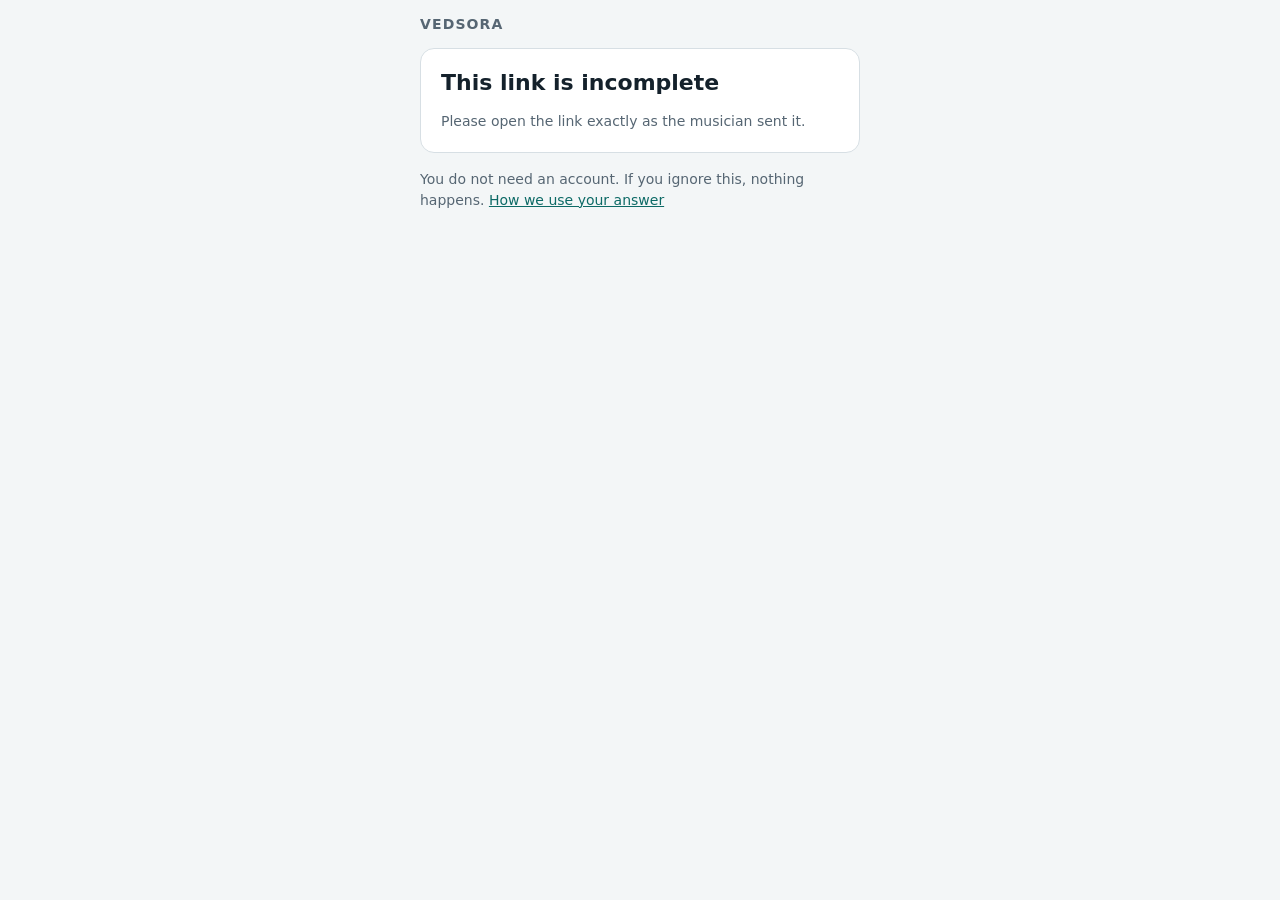
<file: confirm/index.html>
<!doctype html>
<html lang="en-GB">
<head>
<meta charset="utf-8">
<meta name="viewport" content="width=device-width, initial-scale=1, viewport-fit=cover">
<meta name="robots" content="noindex">
<title>Confirm a payment · Vedsora</title>
<style>
:root{--bg:#f3f6f7;--card:#fff;--ink:#14212b;--muted:#566673;--line:#d7dfe4;--accent:#0d6a66;--accent-ink:#fff;--bad:#a1362a}
@media (prefers-color-scheme:dark){:root{--bg:#0d151b;--card:#16212a;--ink:#e7eef2;--muted:#95a7b4;--line:#2a3945;--accent:#4fc0b8;--accent-ink:#06201e;--bad:#f09b8f}}
*{box-sizing:border-box}body{margin:0;background:var(--bg);color:var(--ink);font:16px/1.5 system-ui,-apple-system,"Segoe UI",sans-serif;
 padding:max(16px,env(safe-area-inset-top)) max(16px,env(safe-area-inset-right)) max(16px,env(safe-area-inset-bottom)) max(16px,env(safe-area-inset-left))}
main{max-width:440px;margin:0 auto;display:grid;gap:16px}
.brand{font:600 14px system-ui;letter-spacing:.08em;text-transform:uppercase;color:var(--muted)}
.card{background:var(--card);border:1px solid var(--line);border-radius:14px;padding:20px;display:grid;gap:14px}
h1{margin:0;font:600 22px/1.25 system-ui;text-wrap:balance}
p{margin:0}.muted{color:var(--muted);font-size:14px}
button{font:inherit;font-weight:600;border-radius:10px;padding:14px;border:1px solid var(--line);background:var(--card);color:var(--ink);cursor:pointer;width:100%}
button.yes{background:var(--accent);border-color:var(--accent);color:var(--accent-ink)}
button:focus-visible,input:focus-visible{outline:3px solid var(--accent);outline-offset:2px}
button[disabled]{opacity:.55;cursor:wait}
label{display:grid;gap:6px;font-size:14px;color:var(--muted)}
input{font:inherit;padding:12px;border:1px solid var(--line);border-radius:10px;background:var(--bg);color:var(--ink)}
.err{color:var(--bad);font-size:14px}
a{color:var(--accent)}
</style>
</head>
<body>
<main>
  <div class="brand">Vedsora</div>
  <div class="card" id="card" aria-live="polite"><p>Loading…</p></div>
  <p class="muted">You do not need an account. If you ignore this, nothing happens. <a id="privacy" href="#">How we use your answer</a></p>
</main>
<script src="/vedsora-config.js"></script>
<script>
(function () {
  'use strict';
  var C = window.VEDSORA_CONFIG || {};
  var card = document.getElementById('card');
  var token = new URLSearchParams(location.search).get('t') || '';
  document.getElementById('privacy').href = C.PRIVACY_URL || '/privacy.html';

  function money(n) { return '£' + Number(n).toLocaleString('en-GB', { minimumFractionDigits: Number.isInteger(Number(n)) ? 0 : 2 }); }
  function dfmt(s) { return new Date(s + 'T00:00:00').toLocaleDateString('en-GB', { day: 'numeric', month: 'long', year: 'numeric' }); }
  function esc(s) { return String(s).replace(/[&<>"]/g, function (c) { return ({ '&': '&amp;', '<': '&lt;', '>': '&gt;', '"': '&quot;' })[c]; }); }

  function rpc(name, body) {
    return fetch(C.SUPABASE_URL + '/rest/v1/rpc/' + name, {
      method: 'POST',
      headers: { 'Content-Type': 'application/json', apikey: C.SUPABASE_ANON_KEY },
      body: JSON.stringify(body)
    }).then(function (r) { if (!r.ok) throw new Error('http ' + r.status); return r.json(); });
  }
  function msg(title, text) { card.innerHTML = '<h1>' + esc(title) + '</h1><p class="muted">' + esc(text) + '</p>'; }
  function oops() { card.innerHTML = '<h1>Something went wrong</h1><p class="err">We could not reach the service. Please try the link again in a minute.</p>'; }

  function show(v) {
    var amt = money(v.amount);
    card.innerHTML =
      '<p class="muted">' + esc(v.musician) + ' asks you to confirm</p>' +
      '<h1>Did you pay ' + esc(v.musician) + ' ' + amt + (v.work ? ' for ' + esc(v.work.toLowerCase()) : '') + ' on ' + dfmt(v.date) + '?</h1>' +
      '<button class="yes" id="yes">Yes, I paid ' + amt + '</button>' +
      '<button id="diff">I paid a different amount</button>' +
      '<button id="no">No, or I would rather not say</button>' +
      '<div id="form" hidden><label for="amt">Amount you paid (£)<input id="amt" type="number" inputmode="decimal" min="0.01" step="0.01"></label>' +
      '<button class="yes" id="send">Send this amount</button><p class="err" id="e" role="alert"></p></div>';
    function send(action, amount) {
      Array.prototype.forEach.call(card.querySelectorAll('button'), function (b) { b.disabled = true; });
      rpc('respond_confirmation', { p_token: token, p_action: action, p_amount: amount == null ? null : amount }).then(function (r) {
        if (r.ok && r.status === 'confirmed') msg('Thank you', 'Your answer has been recorded. You can close this page.');
        else if (r.ok) msg('Understood', 'We have recorded that you did not confirm. You can close this page.');
        else if (r.error === 'already_answered') msg('Already answered', 'This request has already been answered.');
        else if (r.error === 'expired') msg('This link has expired', 'Ask the musician to send a new request if you still want to confirm.');
        else if (r.error === 'bad_amount') { Array.prototype.forEach.call(card.querySelectorAll('button'), function (b) { b.disabled = false; }); document.getElementById('e').textContent = 'Enter an amount above zero.'; }
        else oops();
      }).catch(oops);
    }
    document.getElementById('yes').onclick = function () { send('confirm'); };
    document.getElementById('no').onclick = function () { send('decline'); };
    document.getElementById('diff').onclick = function () { document.getElementById('form').hidden = false; document.getElementById('amt').focus(); };
    document.getElementById('send').onclick = function () {
      var n = parseFloat(document.getElementById('amt').value);
      if (!(n > 0)) { document.getElementById('e').textContent = 'Enter an amount above zero.'; return; }
      send('different', n);
    };
  }

  if (!token) { msg('This link is incomplete', 'Please open the link exactly as the musician sent it.'); return; }
  rpc('get_confirmation', { p_token: token }).then(function (v) {
    if (v.error === 'too_many') oops();
    else if (!v.valid) msg('This link is not valid', 'It may have been replaced by a newer request. Ask the musician to send it again.');
    else if (v.status === 'pending') show(v);
    else if (v.status === 'expired') msg('This link has expired', 'Ask the musician to send a new request if you still want to confirm.');
    else msg('Already answered', 'This request has already been answered. Nothing more is needed.');
  }).catch(oops);
})();
</script>
</body>
</html>
</file>
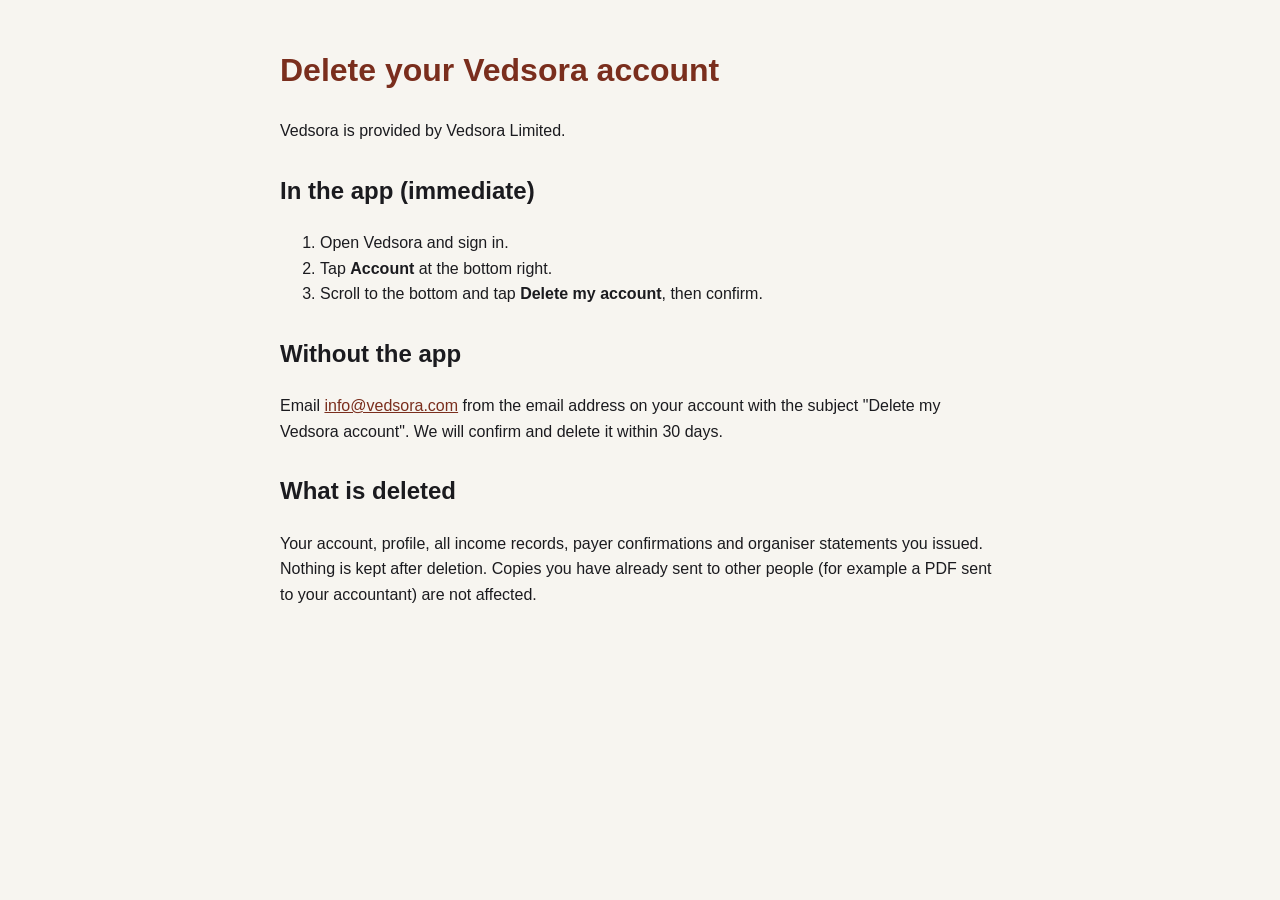
<file: delete-account.html>
<!doctype html><html lang="en-GB"><head><title>Delete your Vedsora account</title><meta charset="utf-8"><meta name="viewport" content="width=device-width, initial-scale=1"><style>body{font:16px/1.6 -apple-system,Segoe UI,Helvetica,Arial,sans-serif;max-width:720px;margin:0 auto;padding:24px 16px;color:#1b1b1f;background:#F7F5F0}h1{color:#7A2E1D}h2{margin-top:28px}a{color:#7A2E1D}.draft{background:#fff3cd;border:1px solid #e0c36a;padding:10px;border-radius:6px}@media (prefers-color-scheme:dark){body{background:#121214;color:#f2f0ea}h1,a{color:#E08A6F}.draft{background:#3a3110;border-color:#6b5a1a}}</style></head><body>
<h1>Delete your Vedsora account</h1>
<p>Vedsora is provided by Vedsora Limited.</p>
<h2>In the app (immediate)</h2>
<ol><li>Open Vedsora and sign in.</li><li>Tap <b>Account</b> at the bottom right.</li><li>Scroll to the bottom and tap <b>Delete my account</b>, then confirm.</li></ol>
<h2>Without the app</h2>
<p>Email <a href="mailto:info@vedsora.com?subject=Delete%20my%20Vedsora%20account">info@vedsora.com</a> from the email address on your account with the subject "Delete my Vedsora account". We will confirm and delete it within 30 days.</p>
<h2>What is deleted</h2>
<p>Your account, profile, all income records, payer confirmations and organiser statements you issued. Nothing is kept after deletion. Copies you have already sent to other people (for example a PDF sent to your accountant) are not affected.</p>
</body></html>
</file>
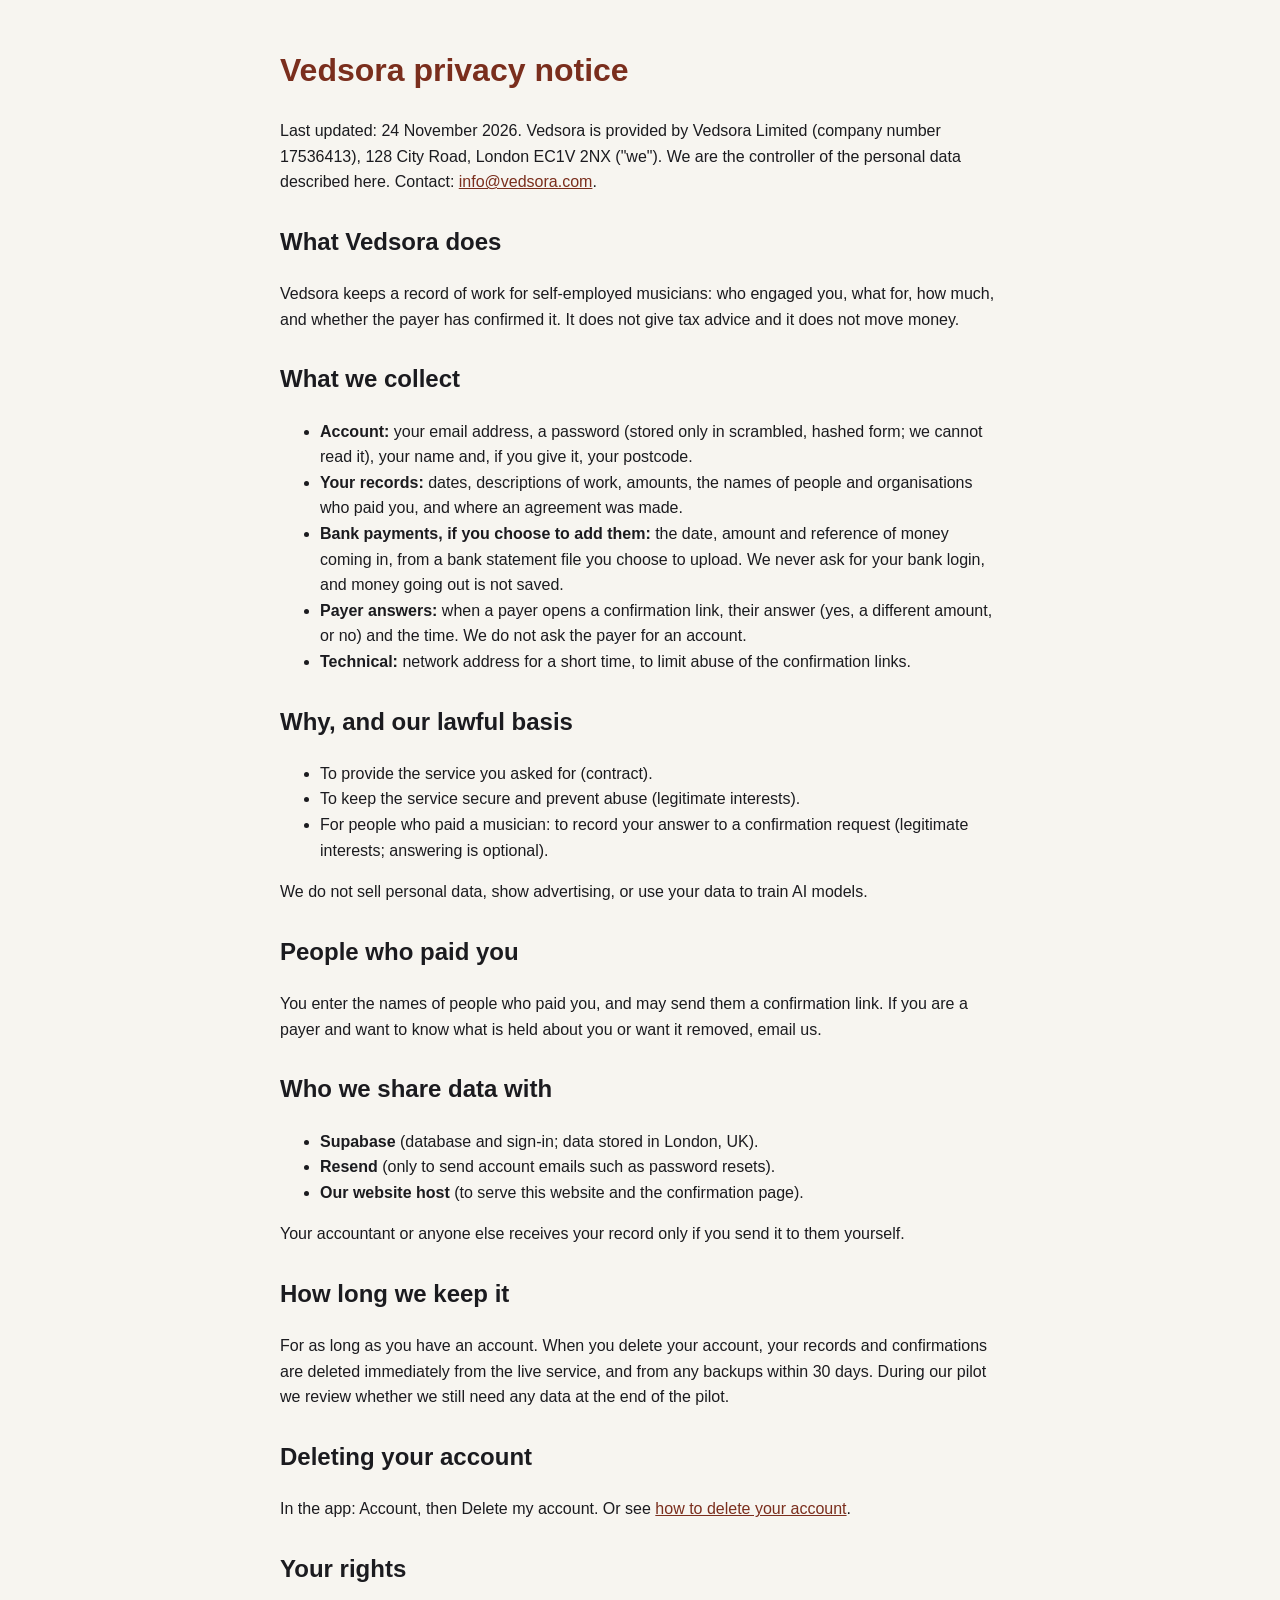
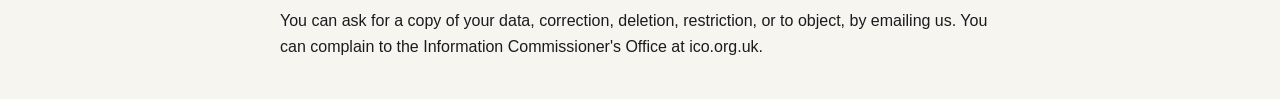
<file: privacy.html>
<!doctype html><html lang="en-GB"><head><title>Vedsora privacy notice</title><meta charset="utf-8"><meta name="viewport" content="width=device-width, initial-scale=1"><style>body{font:16px/1.6 -apple-system,Segoe UI,Helvetica,Arial,sans-serif;max-width:720px;margin:0 auto;padding:24px 16px;color:#1b1b1f;background:#F7F5F0}h1{color:#7A2E1D}h2{margin-top:28px}a{color:#7A2E1D}.draft{background:#fff3cd;border:1px solid #e0c36a;padding:10px;border-radius:6px}@media (prefers-color-scheme:dark){body{background:#121214;color:#f2f0ea}h1,a{color:#E08A6F}.draft{background:#3a3110;border-color:#6b5a1a}}</style></head><body>
<h1>Vedsora privacy notice</h1>
<p>Last updated: 24 November 2026. Vedsora is provided by Vedsora Limited (company number 17536413), 128 City Road, London EC1V 2NX ("we"). We are the controller of the personal data described here. Contact: <a href="mailto:info@vedsora.com">info@vedsora.com</a>.</p>
<h2>What Vedsora does</h2>
<p>Vedsora keeps a record of work for self-employed musicians: who engaged you, what for, how much, and whether the payer has confirmed it. It does not give tax advice and it does not move money.</p>
<h2>What we collect</h2>
<ul>
<li><b>Account:</b> your email address, a password (stored only in scrambled, hashed form; we cannot read it), your name and, if you give it, your postcode.</li>
<li><b>Your records:</b> dates, descriptions of work, amounts, the names of people and organisations who paid you, and where an agreement was made.</li>
<li><b>Bank payments, if you choose to add them:</b> the date, amount and reference of money coming in, from a bank statement file you choose to upload. We never ask for your bank login, and money going out is not saved.</li>
<li><b>Payer answers:</b> when a payer opens a confirmation link, their answer (yes, a different amount, or no) and the time. We do not ask the payer for an account.</li>
<li><b>Technical:</b> network address for a short time, to limit abuse of the confirmation links.</li>
</ul>
<h2>Why, and our lawful basis</h2>
<ul><li>To provide the service you asked for (contract).</li><li>To keep the service secure and prevent abuse (legitimate interests).</li><li>For people who paid a musician: to record your answer to a confirmation request (legitimate interests; answering is optional).</li></ul>
<p>We do not sell personal data, show advertising, or use your data to train AI models.</p>
<h2>People who paid you</h2>
<p>You enter the names of people who paid you, and may send them a confirmation link. If you are a payer and want to know what is held about you or want it removed, email us.</p>
<h2>Who we share data with</h2>
<ul><li><b>Supabase</b> (database and sign-in; data stored in London, UK).</li><li><b>Resend</b> (only to send account emails such as password resets).</li><li><b>Our website host</b> (to serve this website and the confirmation page).</li></ul>
<p>Your accountant or anyone else receives your record only if you send it to them yourself.</p>
<h2>How long we keep it</h2>
<p>For as long as you have an account. When you delete your account, your records and confirmations are deleted immediately from the live service, and from any backups within 30 days. During our pilot we review whether we still need any data at the end of the pilot.</p>
<h2 id="delete">Deleting your account</h2>
<p>In the app: Account, then Delete my account. Or see <a href="/delete-account.html">how to delete your account</a>.</p>
<h2>Your rights</h2>
<p>You can ask for a copy of your data, correction, deletion, restriction, or to object, by emailing us. You can complain to the Information Commissioner's Office at ico.org.uk.</p>
</body></html>
</file>
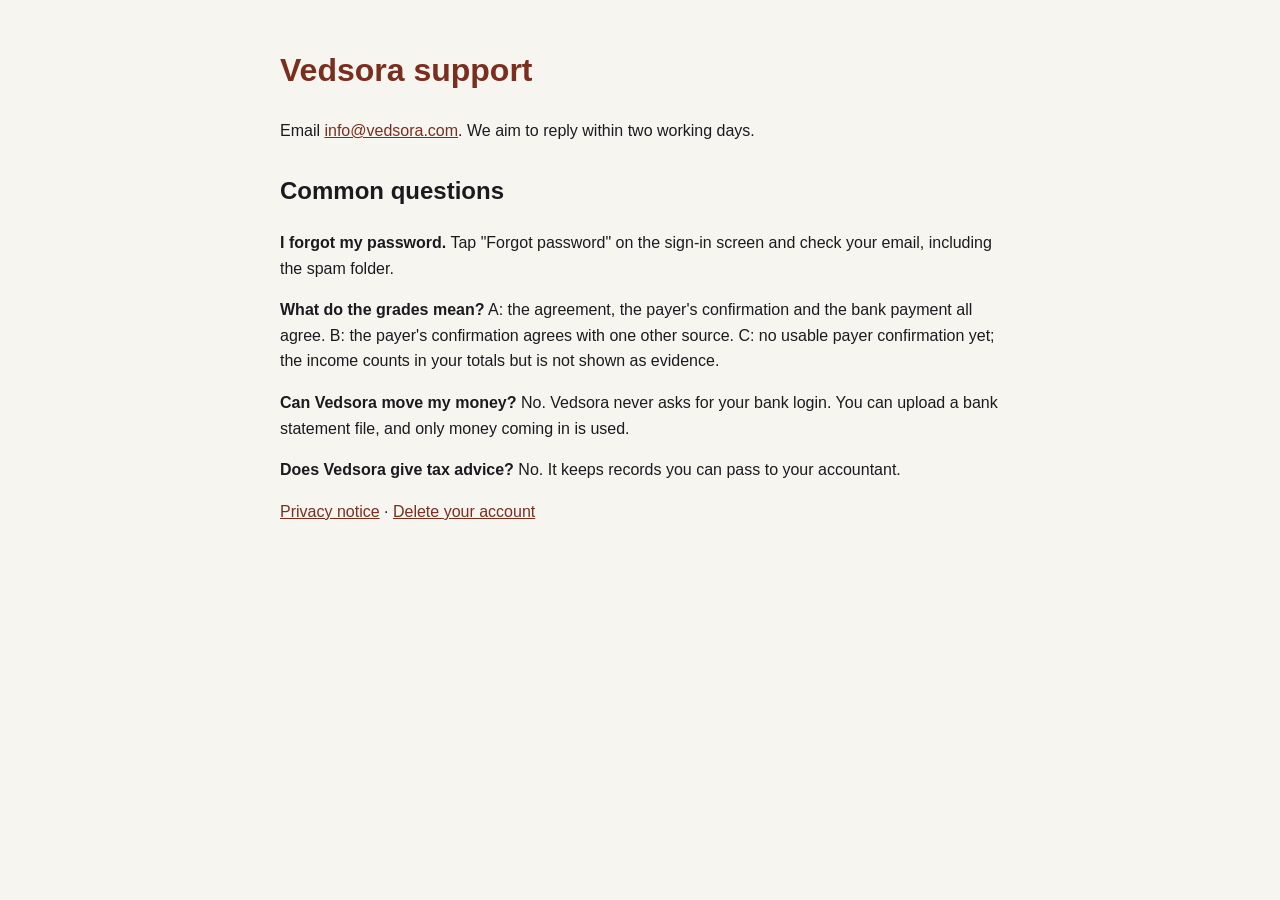
<file: support.html>
<!doctype html><html lang="en-GB"><head><title>Vedsora support</title><meta charset="utf-8"><meta name="viewport" content="width=device-width, initial-scale=1"><style>body{font:16px/1.6 -apple-system,Segoe UI,Helvetica,Arial,sans-serif;max-width:720px;margin:0 auto;padding:24px 16px;color:#1b1b1f;background:#F7F5F0}h1{color:#7A2E1D}h2{margin-top:28px}a{color:#7A2E1D}.draft{background:#fff3cd;border:1px solid #e0c36a;padding:10px;border-radius:6px}@media (prefers-color-scheme:dark){body{background:#121214;color:#f2f0ea}h1,a{color:#E08A6F}.draft{background:#3a3110;border-color:#6b5a1a}}</style></head><body>
<h1>Vedsora support</h1>
<p>Email <a href="mailto:info@vedsora.com">info@vedsora.com</a>. We aim to reply within two working days.</p>
<h2>Common questions</h2>
<p><b>I forgot my password.</b> Tap "Forgot password" on the sign-in screen and check your email, including the spam folder.</p>
<p><b>What do the grades mean?</b> A: the agreement, the payer's confirmation and the bank payment all agree. B: the payer's confirmation agrees with one other source. C: no usable payer confirmation yet; the income counts in your totals but is not shown as evidence.</p>
<p><b>Can Vedsora move my money?</b> No. Vedsora never asks for your bank login. You can upload a bank statement file, and only money coming in is used.</p>
<p><b>Does Vedsora give tax advice?</b> No. It keeps records you can pass to your accountant.</p>
<p><a href="/privacy.html">Privacy notice</a> · <a href="/delete-account.html">Delete your account</a></p>
</body></html>
</file>
<file: styles.css>
/* Vedsora website styles */
html{-webkit-text-size-adjust:100%}
body{margin:0}
img{max-width:100%}
[hidden]{display:none!important}
.rec-row.off .on-c{display:none}
.rec-row:not(.off) .off-c{display:none}
/* Layout concept: an editorial ledger. Wide ivory pages, serif statements on the left, mono "record" cards on the right; one indigo band per page carries the record layer. */
:root{
  --bg:#F5F1E6; --paper:#FCFAF4; --ink:#1D1E26; --muted:#5C5D69; --line:#DBD4C1;
  --indigo:#232A6B; --indigo-soft:#E6E6F1; --logo-a:#1B51BA; --logo-b:#8F34E9; --brass:#B08A3A; --brass-ink:#76570F;
  --band:#1E2460; --band-ink:#F5F1E6; --band-muted:#B9BCDD; --band-line:#3B4290; --band-card:#272E78;
  --ok:#1F6B4F; --err:#A4342A;
  --display:"Instrument Serif","Iowan Old Style",Georgia,serif;
  --body:"Hanken Grotesk","Segoe UI",system-ui,sans-serif;
  --mono:"IBM Plex Mono",ui-monospace,Menlo,monospace;
}
@media (prefers-color-scheme: dark){ :root:not([data-theme="light"]){
  --bg:#15161D; --paper:#1D1F29; --ink:#F1EDE1; --muted:#A9AAB8; --line:#343645;
  --indigo:#AEB4F2; --indigo-soft:#262A4A; --logo-a:#7EA2FF; --logo-b:#C08BFF; --brass:#CDA85A; --brass-ink:#DDBB72;
  --band:#1A1F55; --band-ink:#F1EDE1; --band-muted:#B3B7DC; --band-line:#3A418C; --band-card:#232A6E;
  --ok:#6FCBA6; --err:#F09A8C; color-scheme:dark } }
:root[data-theme="dark"]{
  --bg:#15161D; --paper:#1D1F29; --ink:#F1EDE1; --muted:#A9AAB8; --line:#343645;
  --indigo:#AEB4F2; --indigo-soft:#262A4A; --logo-a:#7EA2FF; --logo-b:#C08BFF; --brass:#CDA85A; --brass-ink:#DDBB72;
  --band:#1A1F55; --band-ink:#F1EDE1; --band-muted:#B3B7DC; --band-line:#3A418C; --band-card:#232A6E;
  --ok:#6FCBA6; --err:#F09A8C; color-scheme:dark }
*{box-sizing:border-box}
body{background:var(--bg);color:var(--ink);font-family:var(--body);font-size:17px;line-height:1.6;-webkit-font-smoothing:antialiased}
a{color:inherit}
:focus-visible{outline:3px solid var(--brass);outline-offset:3px;border-radius:4px}
.wrap{max-width:1180px;margin-inline:auto;padding-inline:clamp(16px,4vw,40px)}
h1,h2,h3{font-family:var(--display);font-weight:400;line-height:1.05;margin:0;text-wrap:balance;letter-spacing:-.01em}
h1{font-size:clamp(2.7rem,7vw,5.2rem)}
h2{font-size:clamp(2rem,4.4vw,3.3rem)}
h3{font-size:1.6rem;line-height:1.15}
h4{font-family:var(--body);font-size:1rem;font-weight:700;margin:0}
p{margin:0;max-width:65ch}
em{font-style:italic;color:var(--brass-ink)}
.band em{color:var(--brass)}
.eyebrow{font-family:var(--mono);font-size:.75rem;letter-spacing:.14em;text-transform:uppercase;color:var(--brass-ink)}
.band .eyebrow{color:var(--brass)}
.lede{font-size:1.2rem;color:var(--muted)}
.muted{color:var(--muted)} .small{font-size:.9rem}
.mono{font-family:var(--mono);font-size:.82rem}
.stack{display:flex;flex-direction:column;gap:16px}
.stack-l{display:flex;flex-direction:column;gap:32px}
section{padding-block:clamp(56px,9vw,112px)}
section.tight{padding-block:clamp(36px,6vw,64px)}
.band{background:var(--band);color:var(--band-ink)}
.band .muted,.band .lede{color:var(--band-muted)}
.paper{background:var(--paper);border-block:1px solid var(--line)}
.grid{display:grid;gap:24px}
.g2{grid-template-columns:repeat(auto-fit,minmax(min(100%,420px),1fr))}
.g3{grid-template-columns:repeat(auto-fit,minmax(min(100%,290px),1fr))}
.g4{grid-template-columns:repeat(auto-fit,minmax(min(100%,230px),1fr))}
.grid>*{min-width:0}
.split{display:grid;gap:clamp(28px,5vw,72px);grid-template-columns:1fr;align-items:start}
@media(min-width:900px){.split{grid-template-columns:1.05fr .95fr}.split.even{grid-template-columns:1fr 1fr}.split.narrow{grid-template-columns:.8fr 1.2fr}}
.split>*{min-width:0}
/* header */
.hdr{position:sticky;top:env(safe-area-inset-top,0px);z-index:20;background:color-mix(in srgb,var(--bg) 92%,transparent);backdrop-filter:blur(10px);border-bottom:1px solid var(--line)}
.hdr-in{display:flex;align-items:center;justify-content:space-between;gap:16px;min-height:64px}
.logo{display:inline-flex;align-items:center;gap:10px;text-decoration:none;line-height:1}
.logo-mark{width:34px;height:34px;flex:none;border-radius:9px;box-shadow:0 1px 2px rgb(20 40 110 / .18),0 4px 12px -4px rgb(40 60 190 / .35)}
.wordmark{font-family:"Playfair Display",var(--display);font-weight:700;font-size:1.6rem;letter-spacing:-.005em;line-height:1;padding-bottom:.08em;color:var(--logo-a)}
@supports ((-webkit-background-clip:text) or (background-clip:text)){
  .wordmark{background:linear-gradient(90deg,var(--logo-a),var(--logo-b));-webkit-background-clip:text;background-clip:text;color:transparent}
}
footer .logo{align-self:flex-start}
footer .logo-mark{width:30px;height:30px;border-radius:8px}
footer .wordmark{font-size:1.4rem}
.nav{display:none;gap:2px;align-items:center}
.nav a{font-size:.88rem;font-weight:500;text-decoration:none;padding:8px 9px;border-radius:6px;color:var(--muted);white-space:nowrap}
.nav a:hover,.nav a[aria-current="page"]{color:var(--ink)}
.nav a[aria-current="page"]{box-shadow:inset 0 -2px 0 var(--brass)}
.menu-btn{background:none;border:1px solid var(--line);color:var(--ink);border-radius:8px;padding:9px 14px;font:600 .9rem var(--body);cursor:pointer}
.mnav{display:flex;flex-direction:column;padding-block:8px 20px;border-top:1px solid var(--line)}
.mnav a{padding:13px 4px;text-decoration:none;border-bottom:1px solid var(--line);font-weight:500}
@media(min-width:1220px){.nav{display:flex}.menu-btn,.mnav{display:none}}
.hdr .btn{display:none}
@media(min-width:1220px){.hdr .btn{display:inline-flex}}
/* buttons */
.btn{display:inline-flex;align-items:center;gap:8px;font:600 .95rem var(--body);padding:13px 22px;border-radius:999px;text-decoration:none;border:1.5px solid var(--ink);background:var(--ink);color:var(--bg);cursor:pointer;transition:transform .15s,background .15s}
.btn:hover{transform:translateY(-1px)}
.btn.ghost{background:transparent;color:var(--ink)}
.btn.sm{padding:9px 16px;font-size:.85rem}
.band .btn{background:var(--band-ink);color:var(--band);border-color:var(--band-ink)}
.band .btn.ghost{background:transparent;color:var(--band-ink)}
.btns{display:flex;flex-wrap:wrap;gap:12px}
.tlink{font-weight:600;text-decoration:underline;text-decoration-color:var(--brass);text-underline-offset:5px;text-decoration-thickness:2px}
/* hero */
.hero{padding-block:clamp(40px,7vw,88px) clamp(48px,7vw,88px)}
.chain{display:flex;flex-wrap:wrap;gap:8px 14px;align-items:center;font-family:var(--mono);font-size:.8rem;letter-spacing:.04em;text-transform:uppercase}
.chain span.arr{color:var(--brass)}
/* record card */
.rec{background:var(--paper);border:1px solid var(--line);border-radius:14px;overflow:hidden;box-shadow:0 24px 50px -30px color-mix(in srgb,var(--indigo) 45%,transparent)}
.band .rec{background:var(--band-card);border-color:var(--band-line);box-shadow:none}
.rec-top{display:flex;justify-content:space-between;gap:12px;align-items:center;padding:14px 18px;border-bottom:1px dashed var(--line);font-family:var(--mono);font-size:.75rem;color:var(--muted);letter-spacing:.05em;text-transform:uppercase}
.band .rec-top{border-color:var(--band-line);color:var(--band-muted)}
.rec-rows{padding:6px 18px}
.rec-row{display:grid;grid-template-columns:120px 1fr;gap:12px;padding:11px 0;border-bottom:1px solid var(--line);font-size:.92rem;transition:opacity .35s}
.band .rec-row{border-color:var(--band-line)}
.rec-row:last-child{border-bottom:0}
.rec-row dt{font-family:var(--mono);font-size:.74rem;text-transform:uppercase;letter-spacing:.06em;color:var(--muted);padding-top:3px}
.band .rec-row dt{color:var(--band-muted)}
.rec-row dd{margin:0;min-width:0}
.rec-row.off{opacity:.22}
.rec-row .sub{display:block;font-size:.8rem;color:var(--muted)}
.band .rec-row .sub{color:var(--band-muted)}
.stamp{display:inline-flex;align-items:center;gap:6px;font-family:var(--mono);font-size:.72rem;letter-spacing:.08em;text-transform:uppercase;border:1.5px solid var(--ok);color:var(--ok);padding:3px 9px;border-radius:5px;transform:rotate(-2deg)}
.steps{display:flex;flex-wrap:wrap;gap:8px;list-style:none;padding:0;margin:0}
.steps button{font:500 .82rem var(--body);padding:8px 13px;border-radius:999px;border:1px solid var(--line);background:transparent;color:var(--muted);cursor:pointer;display:flex;gap:7px;align-items:center}
.steps button .n{font-family:var(--mono);font-size:.72rem}
.steps button.done{color:var(--ink);border-color:var(--ink)}
.steps button.cur{background:var(--ink);color:var(--bg);border-color:var(--ink)}
.band .steps button{border-color:var(--band-line);color:var(--band-muted)}
.band .steps button.done{color:var(--band-ink);border-color:var(--band-ink)}
.band .steps button.cur{background:var(--band-ink);color:var(--band)}
/* cards */
.card{background:var(--paper);border:1px solid var(--line);border-radius:14px;padding:26px;display:flex;flex-direction:column;gap:12px}
.band .card{background:var(--band-card);border-color:var(--band-line)}
.plain{border-top:1px solid var(--line);padding-top:20px;display:flex;flex-direction:column;gap:10px}
.band .plain{border-color:var(--band-line)}
.tag{align-self:flex-start;font-family:var(--mono);font-size:.7rem;letter-spacing:.08em;text-transform:uppercase;padding:3px 9px;border-radius:5px;border:1px solid var(--line);color:var(--muted)}
.tag.exist{border-color:var(--ok);color:var(--ok)}
.tag.dev{border-color:var(--indigo);color:var(--indigo);background:var(--indigo-soft)}
.tag.plan{border-style:dashed;border-color:var(--brass-ink);color:var(--brass-ink)}
.tag.h2{border-style:dotted;border-color:var(--muted)}
ul.ticks{list-style:none;padding:0;margin:0;display:flex;flex-direction:column;gap:8px}
ul.ticks li{padding-left:22px;position:relative;font-size:.95rem}
ul.ticks li::before{content:"";position:absolute;left:0;top:.62em;width:10px;height:2px;background:var(--brass)}
/* problem paths */
.path{display:flex;flex-wrap:wrap;gap:8px;align-items:center}
.node{font-size:.88rem;font-weight:500;padding:9px 14px;border-radius:8px;border:1px dashed var(--muted);color:var(--muted)}
.path.good .node{border:1px solid var(--indigo);color:var(--ink);background:var(--indigo-soft)}
.path .arr{color:var(--brass);font-family:var(--mono)}
.band .node{border-color:var(--band-muted);color:var(--band-muted)}
.band .path.good .node{background:var(--band-card);border-color:var(--band-ink);color:var(--band-ink)}
/* audience accordions */
.acc{border-top:1px solid var(--line)}
.acc:last-child{border-bottom:1px solid var(--line)}
.acc>button{width:100%;text-align:left;background:none;border:0;color:var(--ink);padding:20px 0;cursor:pointer;display:grid;grid-template-columns:minmax(0,170px) 1fr auto;gap:16px;align-items:baseline;font-family:var(--body)}
.acc>button .who{font-family:var(--mono);font-size:.76rem;letter-spacing:.1em;text-transform:uppercase;color:var(--brass-ink)}
.acc>button .msg{font-family:var(--display);font-size:clamp(1.25rem,2.6vw,1.7rem);line-height:1.15}
.acc>button .pm{font-family:var(--mono);font-size:1.2rem}
@media(max-width:640px){.acc>button{grid-template-columns:1fr auto}.acc>button .who{grid-column:1/-1}}
.acc-body{padding:0 0 24px;display:flex;flex-direction:column;gap:14px}
@media(min-width:641px){.acc-body{padding-left:186px}}
/* table */
.tscroll{overflow-x:auto;border:1px solid var(--line);border-radius:14px;background:var(--paper)}
table{border-collapse:collapse;width:100%;min-width:720px;font-size:.92rem}
th,td{text-align:left;padding:14px 16px;border-bottom:1px solid var(--line);vertical-align:top}
thead th{font-family:var(--mono);font-size:.72rem;letter-spacing:.08em;text-transform:uppercase;color:var(--muted);font-weight:500}
tbody tr:last-child td,tbody tr:last-child th{border-bottom:0}
tbody tr.hl td,tbody tr.hl th{background:var(--indigo-soft);font-weight:600}
caption{text-align:left}
tbody th{font-weight:600}
td.no{color:var(--muted)}
/* timeline */
.tl{list-style:none;margin:0;padding:0;position:relative}
.tl::before{content:"";position:absolute;left:15px;top:8px;bottom:8px;width:1.5px;background:var(--line)}
.tl li{position:relative;padding:0 0 30px 52px;display:flex;flex-direction:column;gap:6px}
.tl li:last-child{padding-bottom:0}
.tl .num{position:absolute;left:0;top:0;width:32px;height:32px;border-radius:50%;background:var(--bg);border:1.5px solid var(--ink);display:grid;place-items:center;font:500 .8rem var(--mono)}
.stage{display:grid;gap:12px;grid-template-columns:repeat(auto-fit,minmax(min(100%,220px),1fr))}
.stage .card{position:relative}
.prog{display:flex;flex-wrap:wrap;gap:10px;align-items:stretch}
.prog div{flex:1 1 180px;padding:18px;border-radius:12px;border:1px solid var(--band-line);background:var(--band-card)}
.prog div b{display:block;font-family:var(--display);font-weight:400;font-size:1.35rem;line-height:1.15;margin-bottom:6px}
/* thresholds */
.thr{display:grid;grid-template-columns:repeat(3,1fr);gap:0;border:1px solid var(--line);border-radius:14px;overflow:hidden;background:var(--paper)}
.thr div{padding:20px 16px;border-right:1px solid var(--line);display:flex;flex-direction:column;gap:6px}
.thr div:last-child{border-right:0}
.thr b{display:block;font-family:var(--display);font-weight:400;font-size:clamp(1.6rem,5vw,2.6rem);line-height:1;font-variant-numeric:tabular-nums}
.fphoto{width:100%;max-width:380px;height:auto;aspect-ratio:1;object-fit:cover;border-radius:14px;border:1px solid var(--line);display:block}
/* forms */
label{font-weight:600;font-size:.9rem;display:flex;flex-direction:column;gap:6px}
input:not([type=checkbox]),select,textarea{font:400 1rem var(--body);padding:12px 14px;border-radius:10px;border:1px solid var(--muted);background:var(--bg);color:var(--ink);width:100%}
textarea{min-height:110px;resize:vertical}
.notice{border:1px solid var(--brass-ink);border-radius:10px;padding:14px 16px;font-size:.92rem;background:var(--paper)}
.placeholder{font-family:var(--mono);font-size:.82rem;border:1px dashed var(--muted);border-radius:6px;padding:2px 8px;color:var(--muted);display:inline-block}
.chips{display:flex;flex-wrap:wrap;gap:8px}
.chips button{font:500 .88rem var(--body);padding:9px 15px;border-radius:999px;border:1px solid var(--line);background:var(--paper);color:var(--ink);cursor:pointer}
.chips button[aria-pressed="true"]{background:var(--ink);color:var(--bg);border-color:var(--ink)}
/* utilities */
.sr-only{position:absolute;width:1px;height:1px;padding:0;margin:-1px;overflow:hidden;clip:rect(0 0 0 0);white-space:nowrap;border:0}
.skip{position:absolute;left:12px;top:-60px;z-index:50;background:var(--ink);color:var(--bg);padding:10px 16px;border-radius:8px;font-weight:600;text-decoration:none}
.skip:focus{top:12px}
.status-line{display:flex;gap:10px;align-items:baseline;font-size:.92rem;color:var(--muted)}
.status-line .dot{flex:none;width:8px;height:8px;border-radius:50%;background:var(--brass);transform:translateY(-1px)}
.mt{margin-top:22px}
ul.ticks.lg li{font-size:1.05rem}
.tightgap{gap:16px}
.quote{font-family:var(--display);font-size:clamp(1.6rem,3.4vw,2.5rem);line-height:1.2;max-width:none}
.quote.sm{font-size:clamp(1.35rem,2.6vw,1.8rem)}
/* link cards */
a.link-card{text-decoration:none;transition:border-color .15s,transform .15s}
a.link-card:hover{border-color:var(--brass);transform:translateY(-2px)}
a.link-card .tlink{margin-top:auto}
/* evidence grades */
.grade{display:inline-grid;place-items:center;width:46px;height:46px;border-radius:10px;font:400 1.6rem/1 var(--display);flex:none;vertical-align:middle}
.grade.sm{width:24px;height:24px;border-radius:6px;font-size:.95rem;margin-right:6px}
.grade.a{background:var(--ok);color:var(--paper)}
.grade.b{background:var(--brass);color:var(--paper)}
.grade.c{background:transparent;color:var(--muted);border:1.5px dashed var(--muted)}
.band .grade.c{color:var(--band-muted);border-color:var(--band-muted)}
.grade.r{background:transparent;color:var(--err);border:1.5px solid var(--err);font-size:1rem}
.grades{margin:0;display:flex;flex-direction:column;gap:14px}
.grades>div{display:grid;grid-template-columns:46px 1fr;gap:16px;align-items:center}
.grades dt,.grades dd{margin:0}
.band .grades dd{color:var(--band-muted)}
.band .grades dd b{color:var(--band-ink);font-weight:600}
/* grade explorer */
.grader-body{padding:18px;display:flex;flex-direction:column;gap:16px}
.srcs{display:flex;flex-wrap:wrap;gap:8px}
.srcs button{font:500 .88rem var(--body);padding:9px 14px 9px 34px;border-radius:999px;border:1px solid var(--band-line);background:transparent;color:var(--band-muted);cursor:pointer;position:relative}
.srcs button::before{content:"";position:absolute;left:12px;top:50%;width:13px;height:13px;margin-top:-7px;border-radius:4px;border:1.5px solid currentColor}
.srcs button[aria-pressed="true"]{color:var(--band-ink);border-color:var(--band-ink)}
.srcs button[aria-pressed="true"]::before{background:var(--brass);border-color:var(--brass)}
.grader-out{display:flex;gap:14px;align-items:center;padding-top:14px;border-top:1px dashed var(--band-line)}
.grader-out b{font-size:1.05rem}
.grader-out .sub{display:block;font-size:.88rem;color:var(--band-muted)}
/* workflow diagram */
.flow{display:grid;gap:14px;grid-template-columns:1fr}
@media(min-width:900px){.flow{grid-template-columns:1fr 28px 1.1fr 28px 1fr;align-items:center}}
.flow-col{display:flex;flex-direction:column;gap:10px}
.flow-h{font-family:var(--mono);font-size:.72rem;letter-spacing:.12em;text-transform:uppercase;color:var(--brass-ink)}
.flow-box{border:1px solid var(--line);background:var(--bg);border-radius:12px;padding:14px 16px;display:flex;flex-direction:column;gap:4px}
.flow-box b{font-weight:600}
.flow-box span{font-size:.88rem;color:var(--muted)}
.flow-box.core{background:var(--band);color:var(--band-ink);border-color:var(--band)}
.flow-box.core span{color:var(--band-muted)}
.flow-box.core .grade{color:var(--paper)}
.flow-box.core .grade.c{color:var(--band-muted)}
.flow-box.dashed{border-style:dashed}
.gr-row{display:flex;gap:4px;margin-top:6px}
.flow-arr{font-family:var(--mono);color:var(--brass);font-size:1.4rem;text-align:center}
@media(max-width:899px){.flow-arr{transform:rotate(90deg)}}
ol.nums{margin:0;padding-left:20px;display:flex;flex-direction:column;gap:8px;font-size:.95rem;color:var(--muted)}
ol.nums li::marker{font-family:var(--mono);color:var(--brass-ink)}
/* confirmation request */
.ask{max-width:620px;border:1px solid var(--line);border-radius:14px;background:var(--paper);overflow:hidden}
.ask-body{padding:20px;display:flex;flex-direction:column;gap:16px}
.ask-q{font-family:var(--display);font-size:1.5rem;line-height:1.25}
.ask-btns{display:flex;flex-wrap:wrap;gap:8px}
.ask-btns span{padding:8px 16px;border-radius:999px;border:1px solid var(--line);font-weight:600;font-size:.88rem}
.ask-btns span:first-child{background:var(--ok);border-color:var(--ok);color:var(--paper)}
/* status cards */
.stack-tags{display:grid;gap:16px;grid-template-columns:repeat(auto-fit,minmax(min(100%,210px),1fr))}
/* facts list */
.facts{margin:0;display:flex;flex-direction:column}
.facts>div{display:grid;grid-template-columns:minmax(0,150px) 1fr;gap:14px;padding:12px 0;border-bottom:1px solid var(--line)}
.facts>div:last-child{border-bottom:0}
.facts dt{font-family:var(--mono);font-size:.74rem;text-transform:uppercase;letter-spacing:.06em;color:var(--muted);padding-top:3px}
.facts dd{margin:0;overflow-wrap:anywhere}
.facts a{text-decoration:underline;text-decoration-color:var(--brass);text-underline-offset:4px}
@media(max-width:520px){.facts>div{grid-template-columns:1fr;gap:2px}}
/* chips (static) */
.chips.static span{font:500 .88rem var(--body);padding:8px 14px;border-radius:999px;border:1px solid var(--line);background:var(--paper)}
/* forms */
.fs{border:0;padding:0;margin:0;min-width:0}
.fs legend{font-weight:600;font-size:.9rem;padding:0;margin-bottom:8px}
.hp{position:absolute;left:-10000px;width:1px;height:1px;overflow:hidden}
.err{color:var(--err);font-weight:500;font-size:.85rem}
[aria-invalid="true"]{border-color:var(--err)!important}
label.check{flex-direction:row;align-items:flex-start;gap:10px;font-weight:400}
label.check input{width:20px;height:20px;margin:2px 0 0;flex:none;accent-color:var(--ink)}
.notice.ok{border-color:var(--ok)}
.notice.bad{border-color:var(--err)}
.notice a{text-decoration:underline}
button[disabled]{opacity:.6;cursor:progress}
/* legal */
.legal{max-width:820px}
.legal h2{font-size:clamp(1.5rem,3vw,2rem)}
.legal a{text-decoration:underline}
.legal-line{max-width:none;border-top:1px solid var(--line);padding-top:20px}
/* footer */
footer{border-top:1px solid var(--line);padding-block:56px 40px;font-size:.92rem}
footer h4{font-family:var(--mono);font-size:.72rem;letter-spacing:.1em;text-transform:uppercase;color:var(--muted);font-weight:500;margin-bottom:12px}
footer ul{list-style:none;margin:0;padding:0;display:flex;flex-direction:column;gap:8px}
footer a{text-decoration:none}
footer a:hover{text-decoration:underline}
footer a.ig-link{display:inline-flex;align-items:center;gap:8px}
footer a.ig-link .ig{flex:none}
[data-page][id]{scroll-margin-top:120px}
#main{outline:none}
.page{animation:fade .35s ease-out}
@keyframes fade{from{transform:translateY(6px)}to{transform:none}}
svg text{font-family:var(--body)}
@media (prefers-reduced-motion:reduce){*{animation:none!important;transition:none!important}}
</file>
